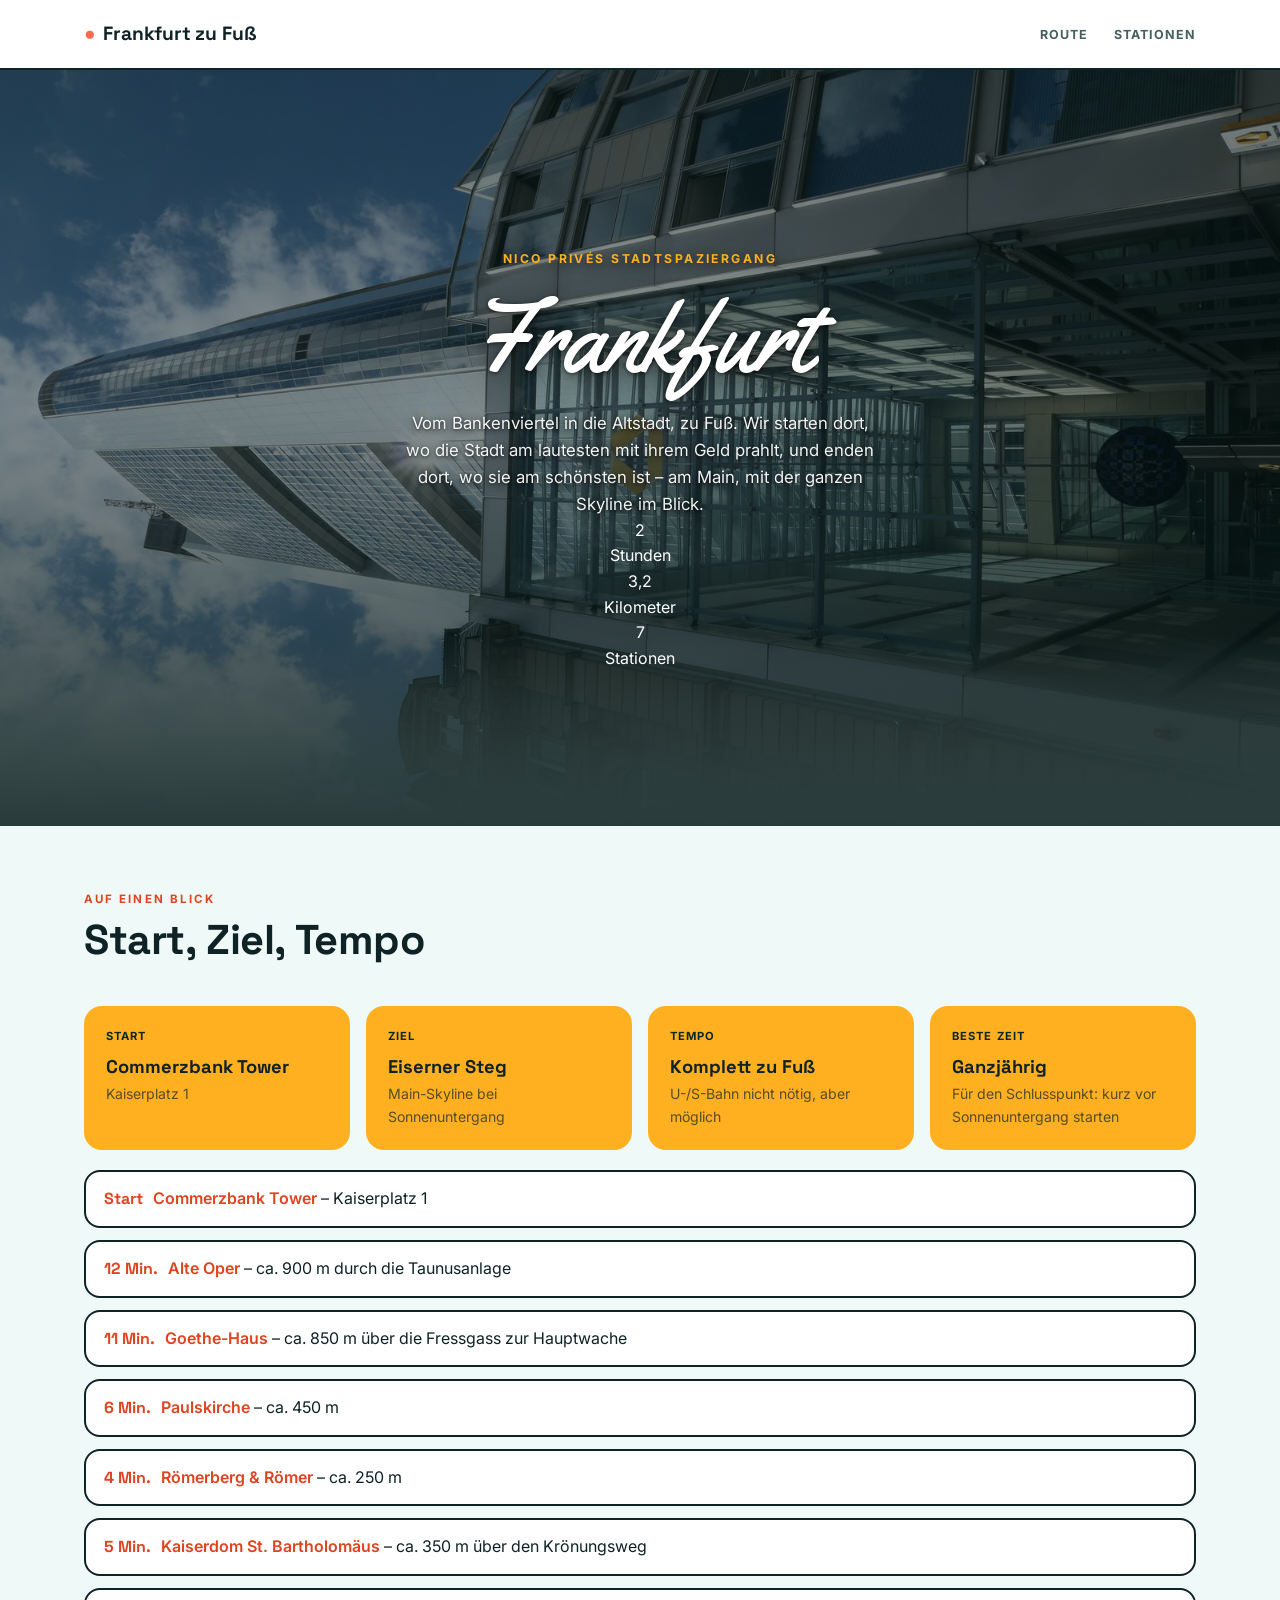
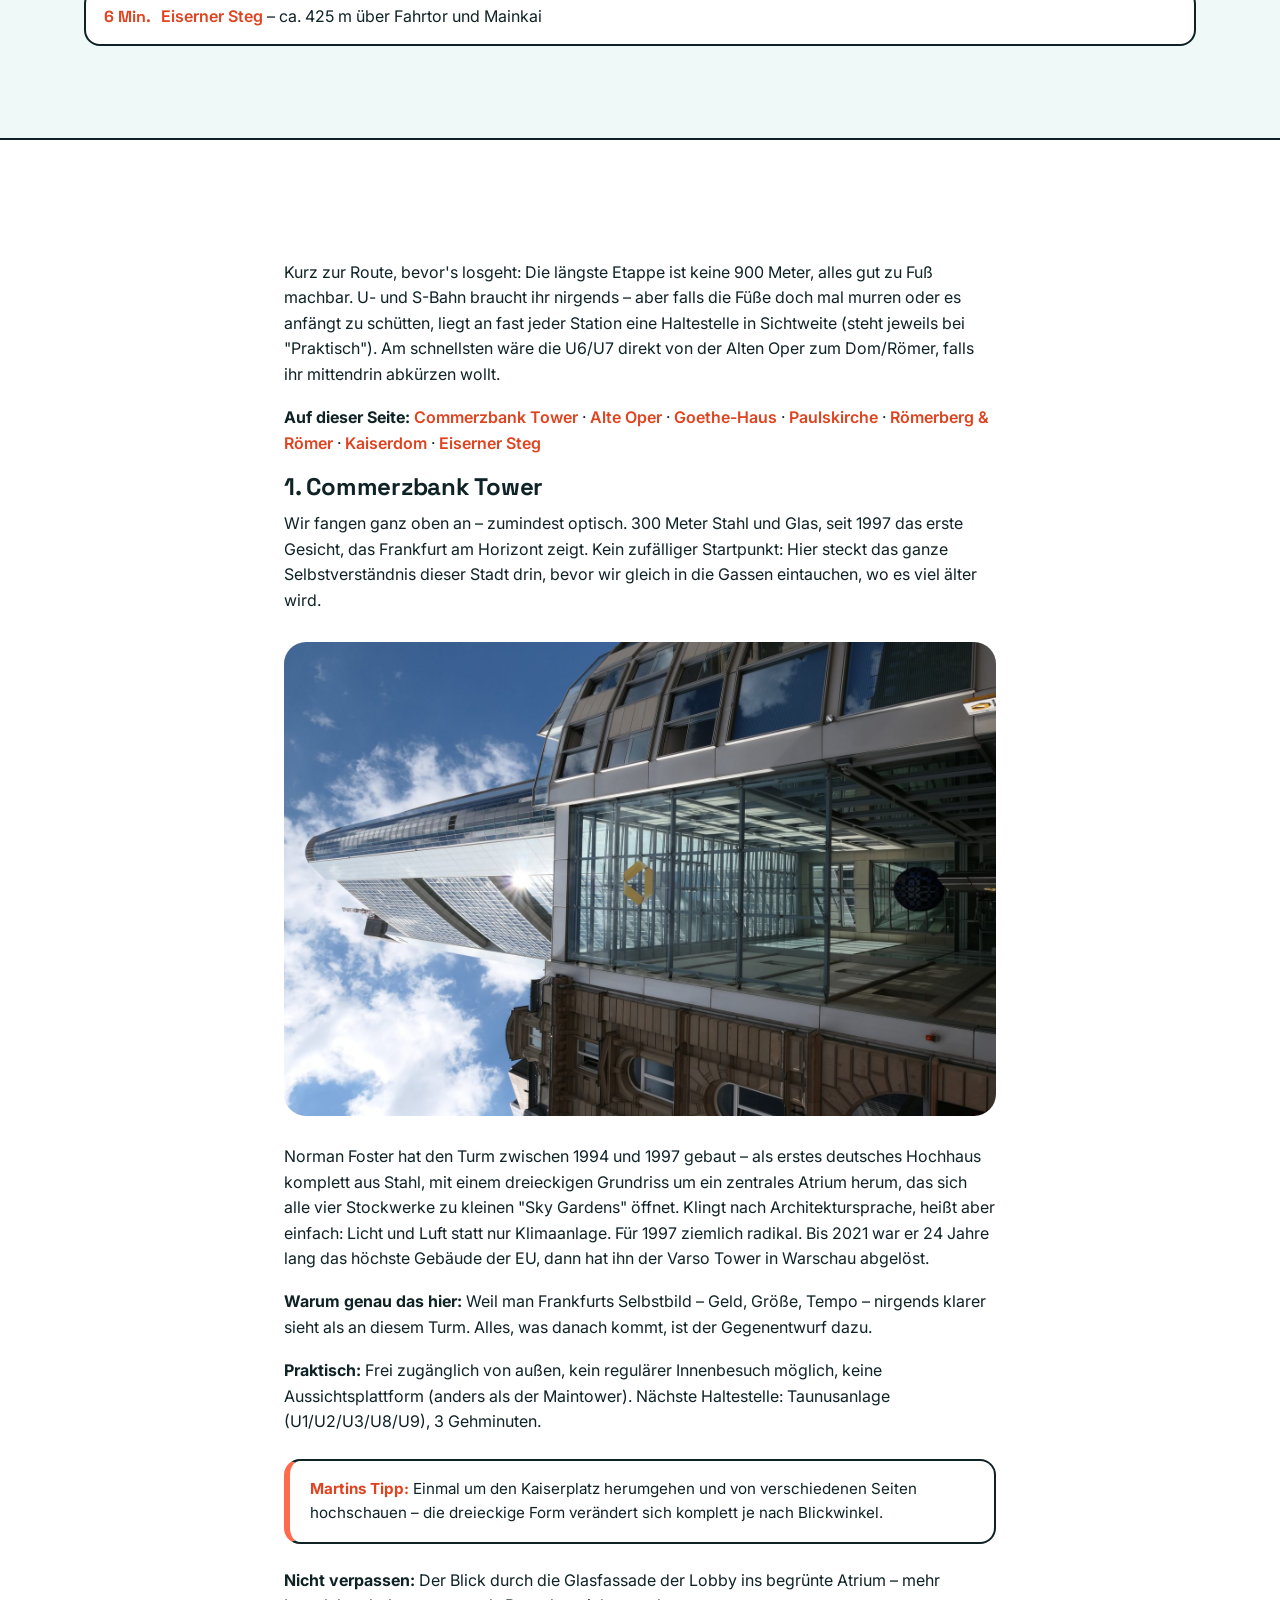
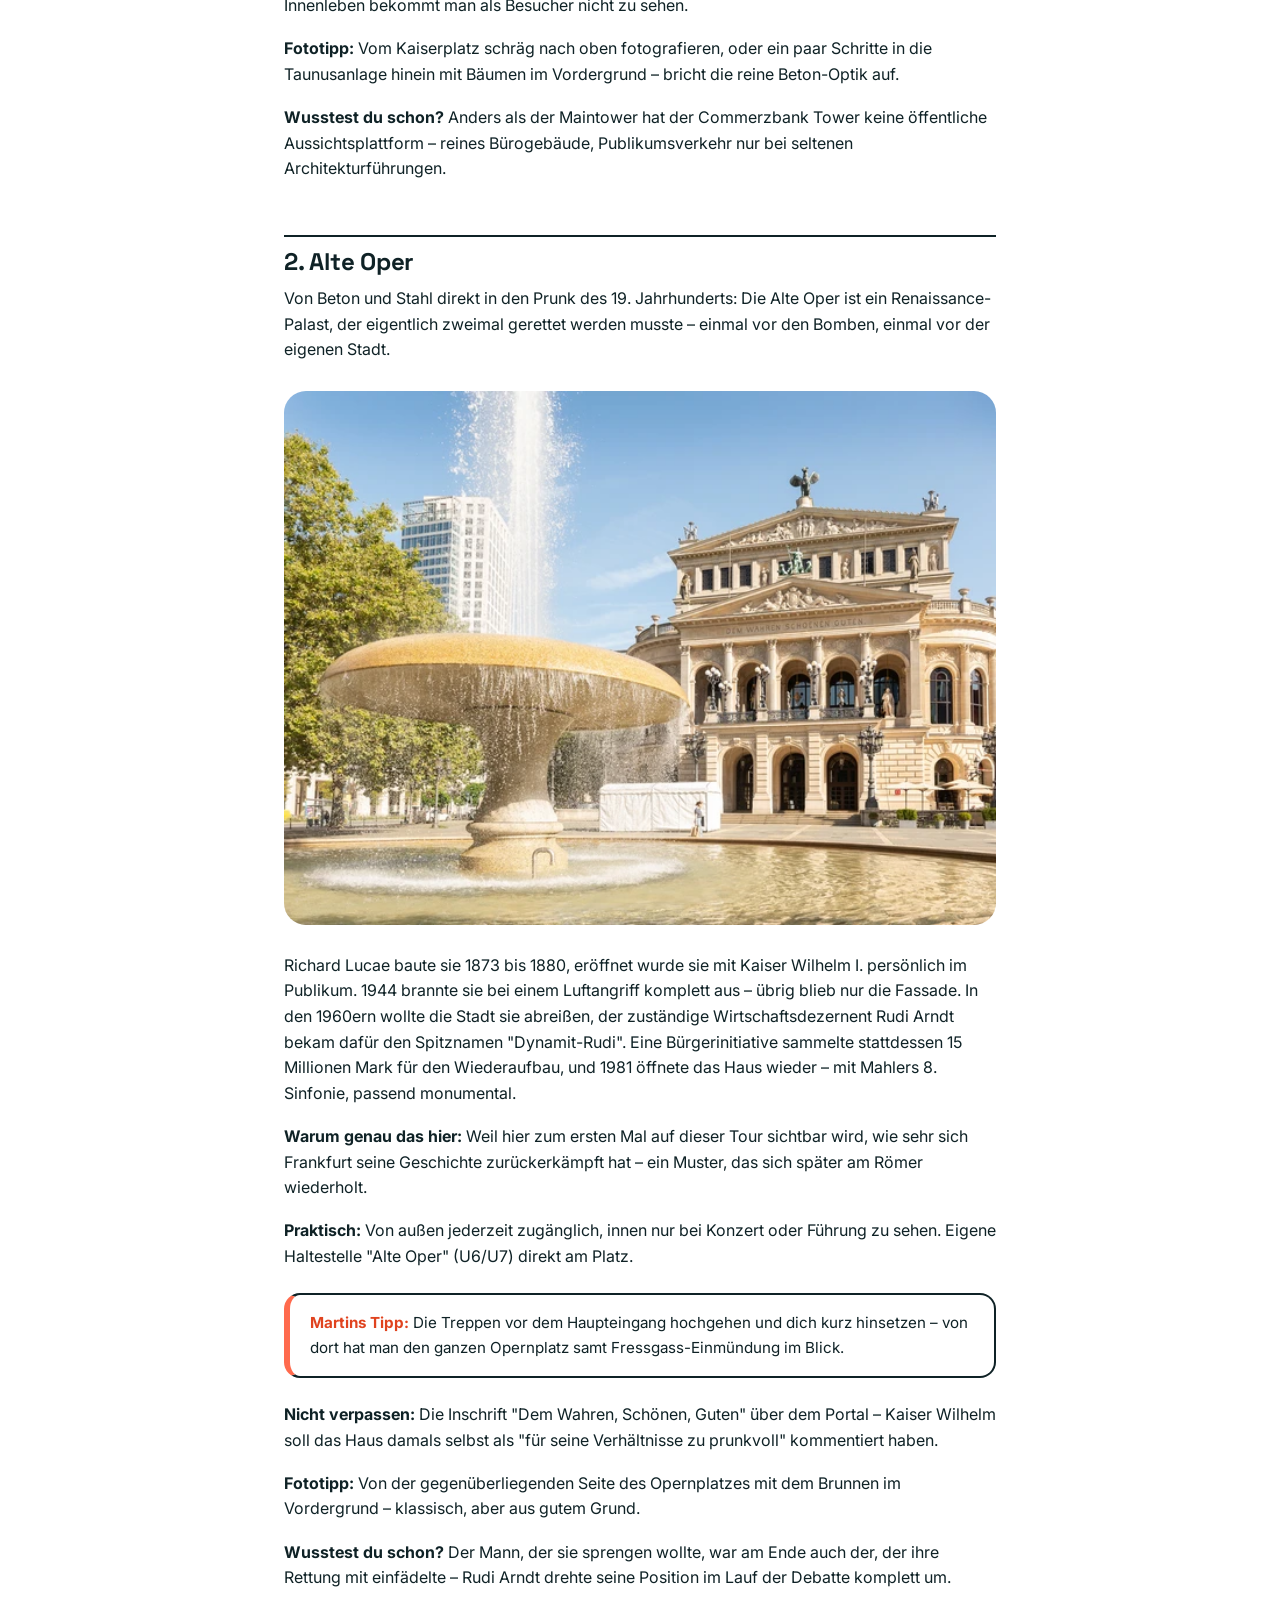
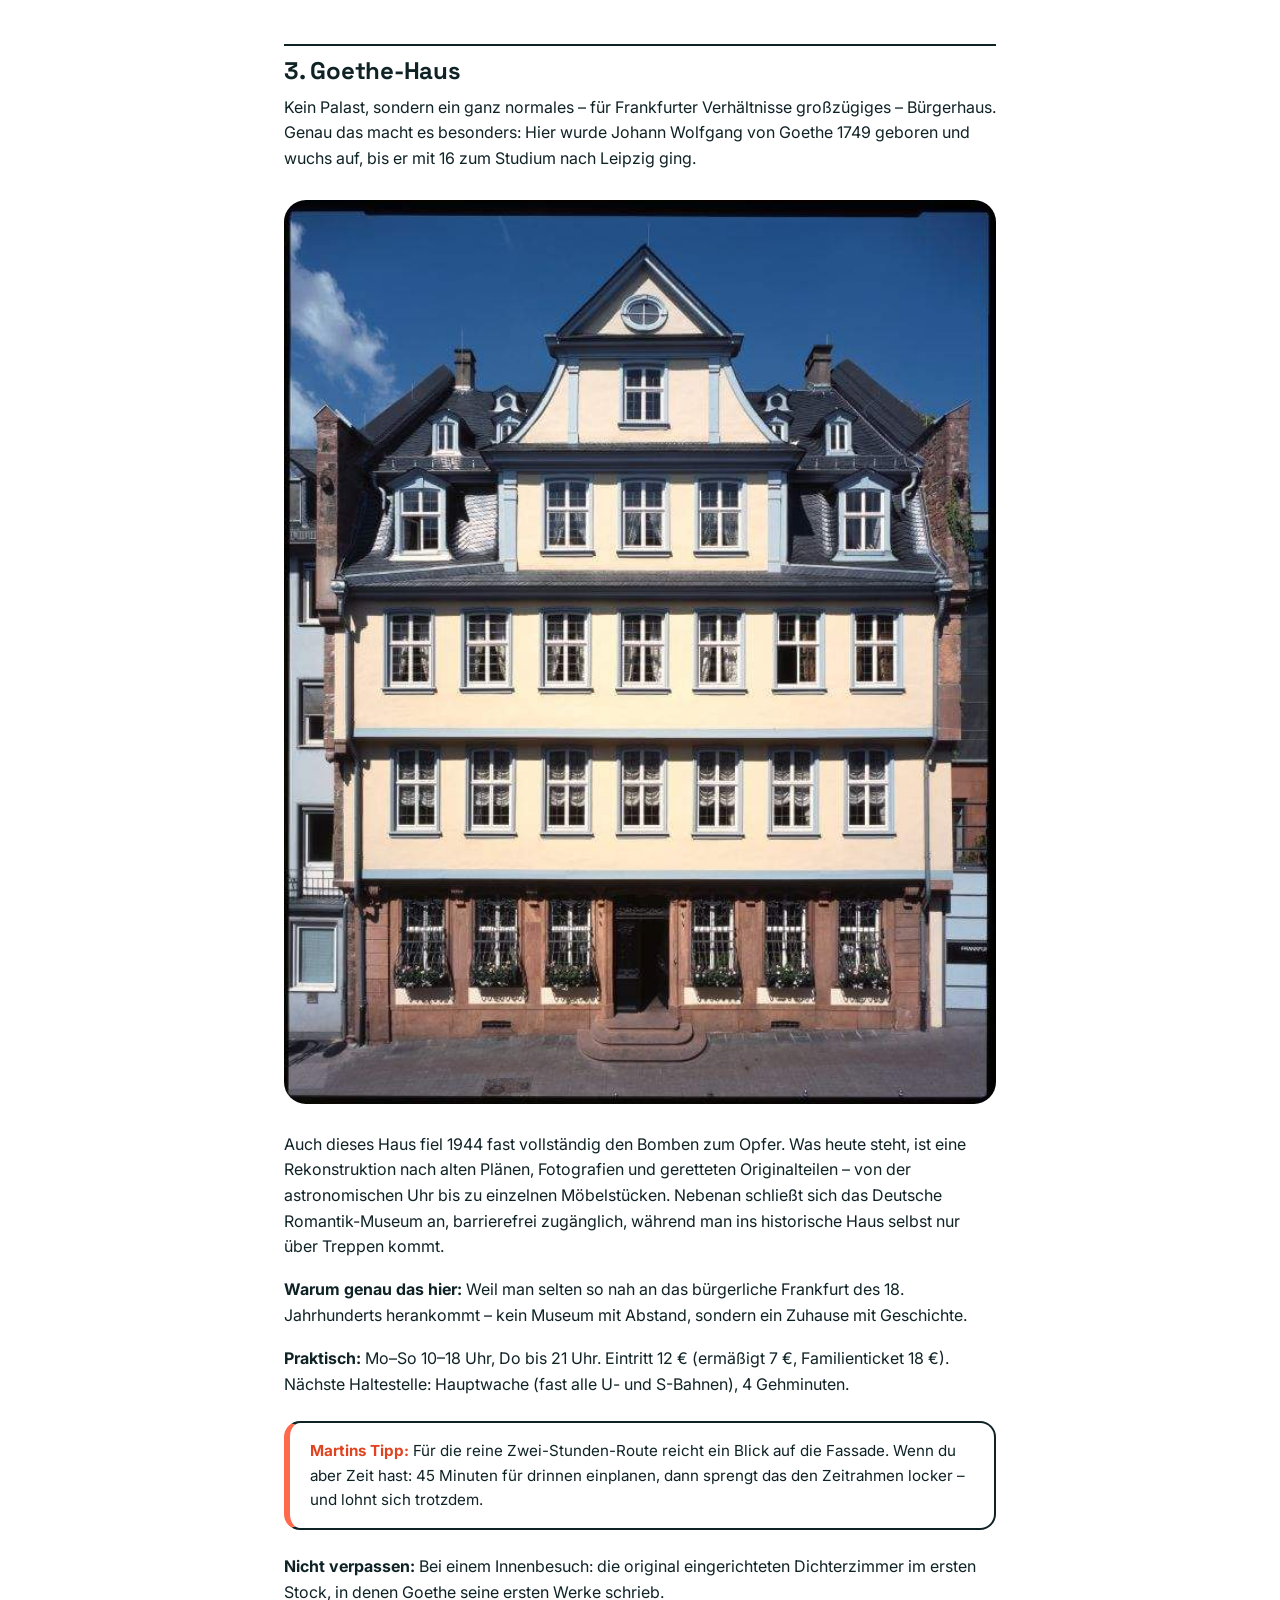
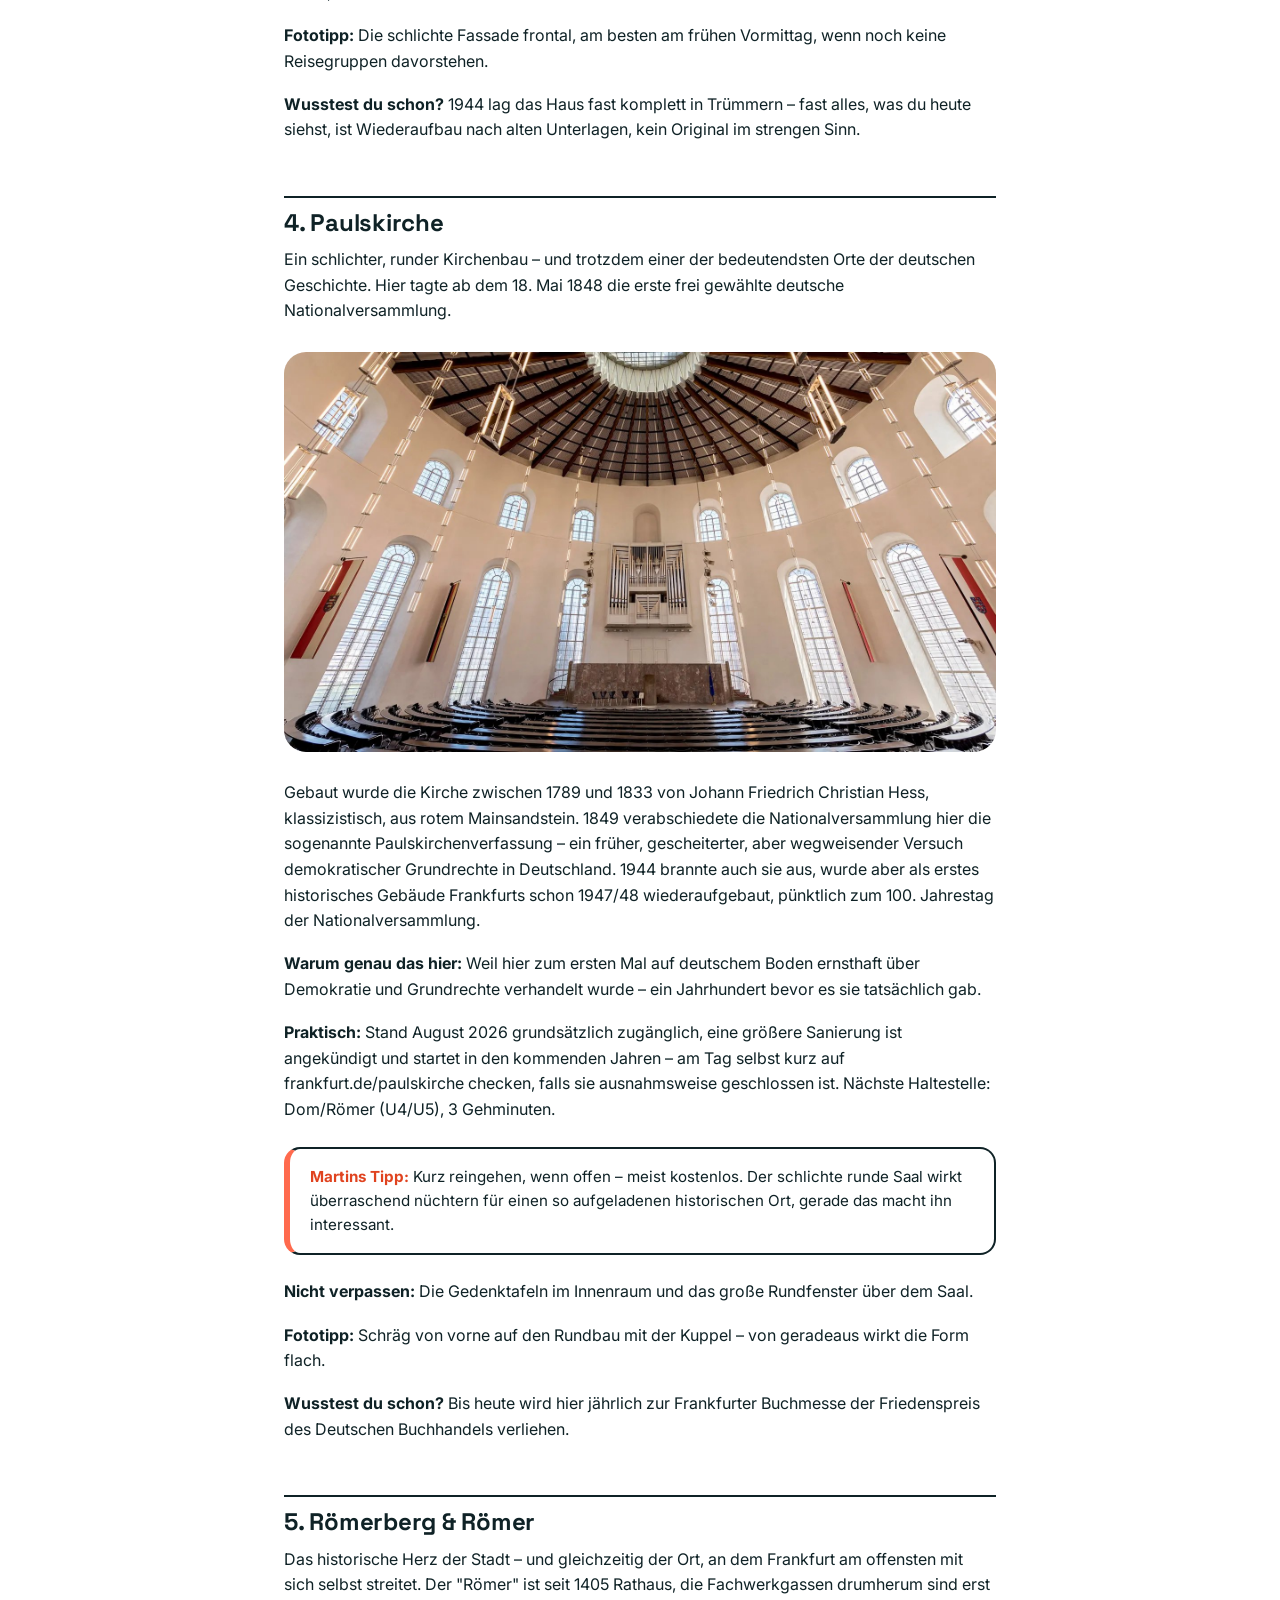
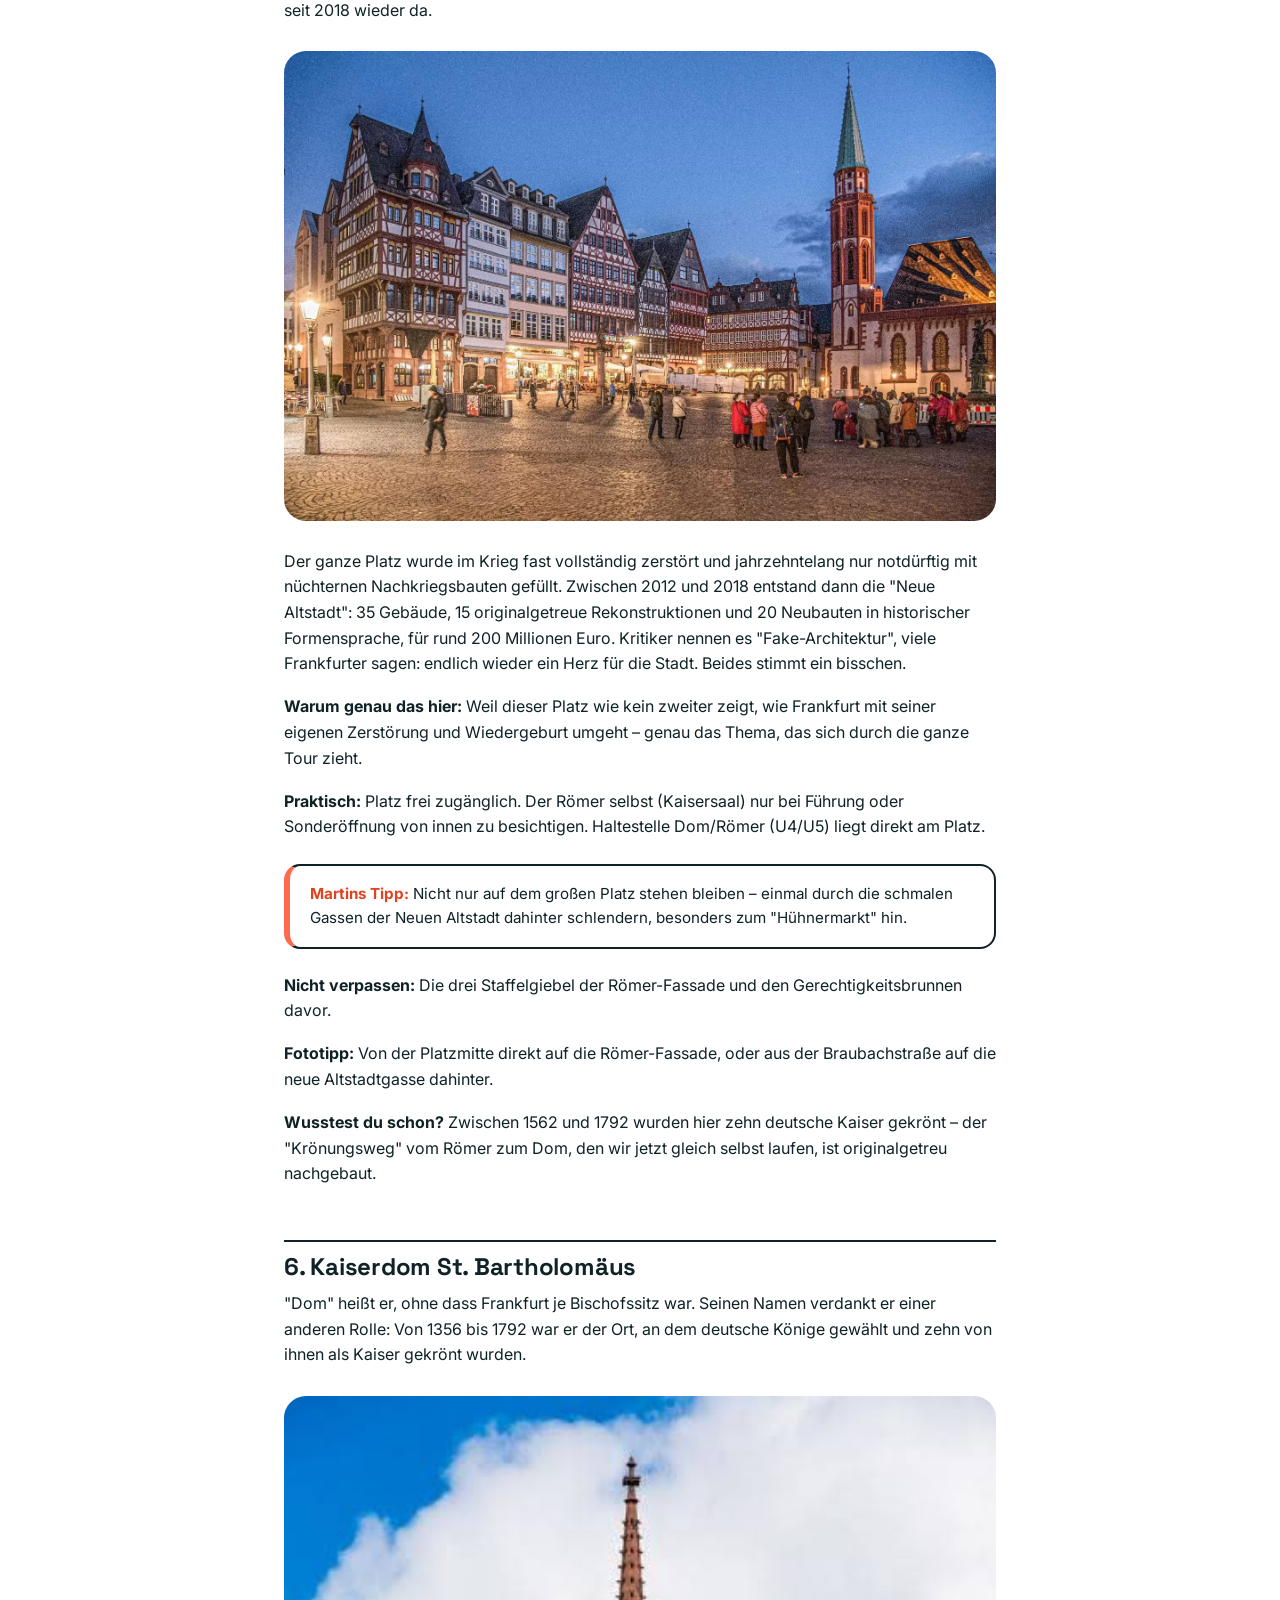
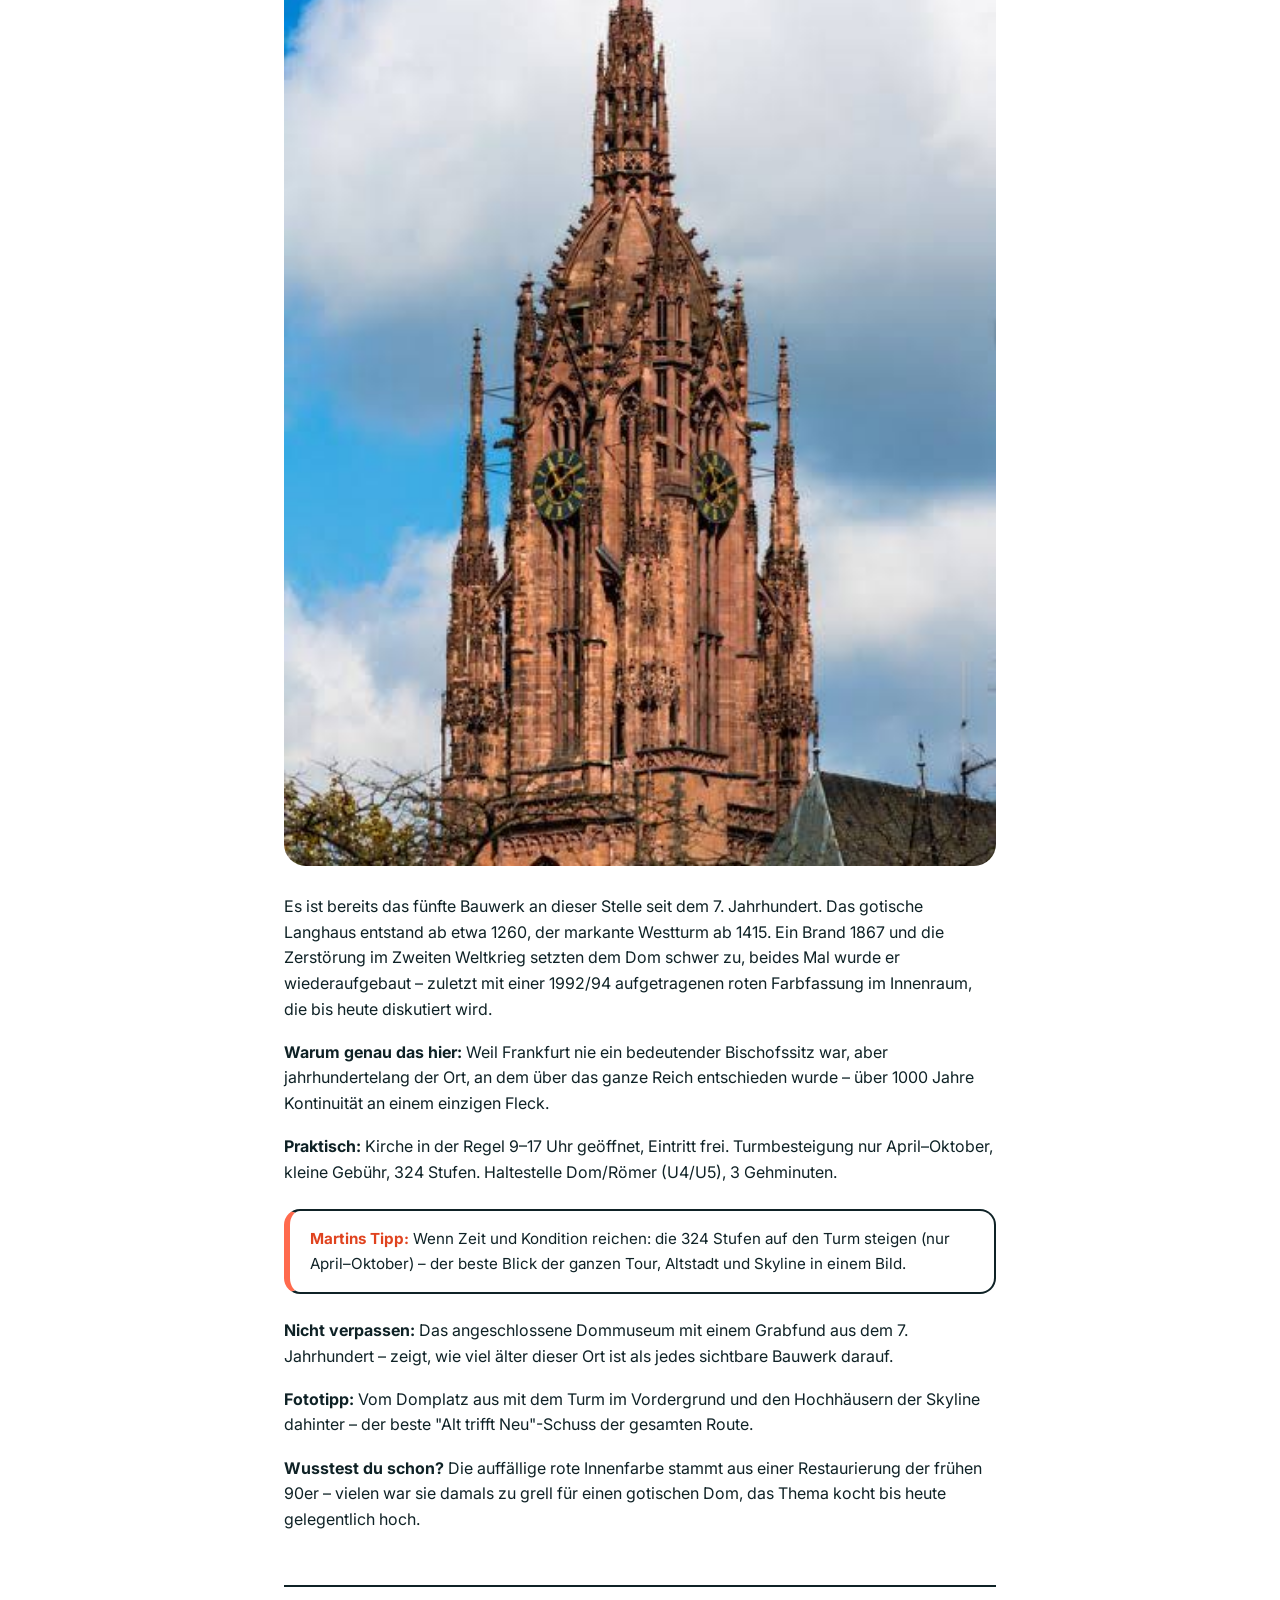
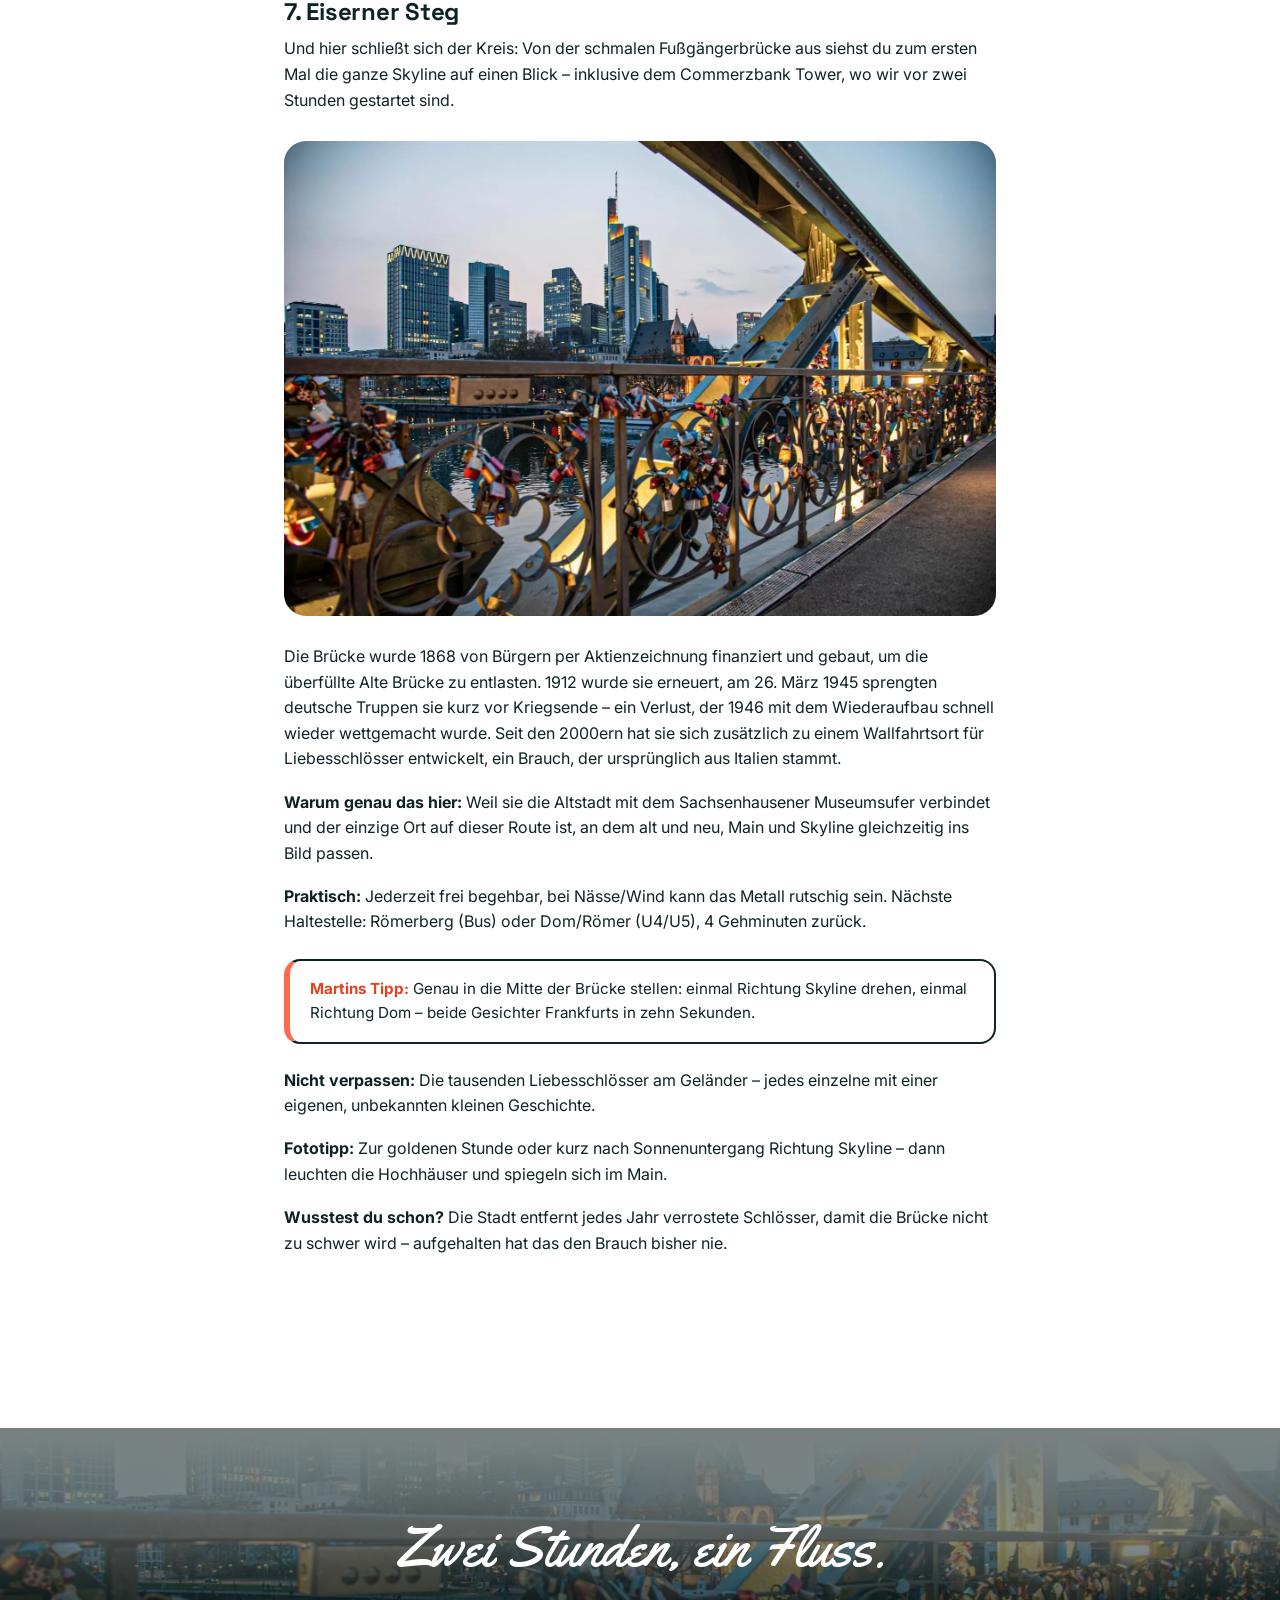
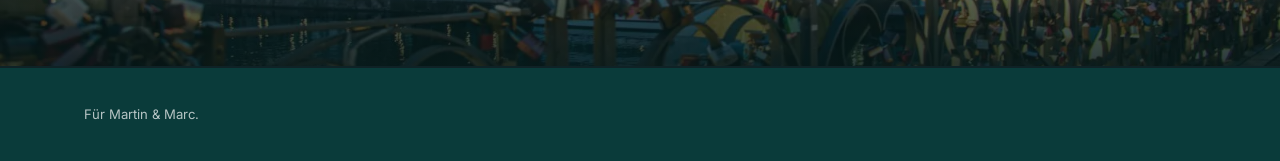
<file: index.html>
<!DOCTYPE html>
<html lang="de">
<head>
  <meta charset="UTF-8">
  <meta name="viewport" content="width=device-width, initial-scale=1.0">
  <title>Frankfurt zu Fuß – Bankenviertel &amp; Altstadt</title>
  <meta name="description" content="Nico Privés Stadtspaziergang durchs Frankfurter Bankenviertel und die Altstadt, ca. 2 Stunden zu Fuß.">
  <link rel="manifest" href="manifest.json">
  <link rel="icon" href="icons/icon-192.png">
  <link rel="apple-touch-icon" href="icons/icon-192.png">
  <meta name="theme-color" content="#0a3b3a">
  <link rel="stylesheet" href="css/style.css">
</head>
<body data-base="./">

  <header class="site-header">
    <div class="container">
      <a class="brand" href="index.html"><span class="dot">●</span> Frankfurt zu Fuß</a>
      <button class="nav-toggle" aria-label="Menü öffnen">☰</button>
      <nav class="main-nav">
        <ul>
          <li><a href="#route">Route</a></li>
          <li><a href="#stationen">Stationen</a></li>
        </ul>
      </nav>
    </div>
  </header>

  <main>
    <section class="hero">
      <div class="hero-media fade-bottom" style="--fade-to: var(--paper-alt);">
        <img src="images/01-commerzbank-tower.jpg" alt="Commerzbank Tower, Frankfurt" onerror="this.style.display='none'; this.nextElementSibling.style.display='flex';">
        <div class="hero-media-fallback">Bildplatz: Commerzbank Tower<br><small>erwartet: images/01-commerzbank-tower.jpg</small></div>
      </div>
      <div class="hero-content">
        <div class="kicker">Nico Privés Stadtspaziergang</div>
        <h1 class="script">Frankfurt</h1>
        <p class="lead">Vom Bankenviertel in die Altstadt, zu Fuß. Wir starten dort, wo die Stadt am lautesten mit ihrem Geld prahlt, und enden dort, wo sie am schönsten ist – am Main, mit der ganzen Skyline im Blick.</p>

        <div class="countdown">
          <div class="box"><div class="num">2</div><div class="label">Stunden</div></div>
          <div class="box"><div class="num">3,2</div><div class="label">Kilometer</div></div>
          <div class="box"><div class="num">7</div><div class="label">Stationen</div></div>
        </div>
      </div>
    </section>

    <section class="alt" id="route">
      <div class="container">
        <div class="section-head">
          <div class="kicker">Auf einen Blick</div>
          <h2>Start, Ziel, Tempo</h2>
        </div>
        <div class="overview-strip">
          <div class="item">
            <div class="k">Start</div>
            <div class="v">Commerzbank Tower</div>
            <div class="v-sub">Kaiserplatz 1</div>
          </div>
          <div class="item">
            <div class="k">Ziel</div>
            <div class="v">Eiserner Steg</div>
            <div class="v-sub">Main-Skyline bei Sonnenuntergang</div>
          </div>
          <div class="item">
            <div class="k">Tempo</div>
            <div class="v">Komplett zu Fuß</div>
            <div class="v-sub">U-/S-Bahn nicht nötig, aber möglich</div>
          </div>
          <div class="item">
            <div class="k">Beste Zeit</div>
            <div class="v">Ganzjährig</div>
            <div class="v-sub">Für den Schlusspunkt: kurz vor Sonnenuntergang starten</div>
          </div>
        </div>

        <div class="schedule">
          <div class="schedule-item"><span class="time">Start</span> <a href="#stop-1">Commerzbank Tower</a> – Kaiserplatz 1</div>
          <div class="schedule-item"><span class="time">12 Min.</span> <a href="#stop-2">Alte Oper</a> – ca. 900 m durch die Taunusanlage</div>
          <div class="schedule-item"><span class="time">11 Min.</span> <a href="#stop-3">Goethe-Haus</a> – ca. 850 m über die Fressgass zur Hauptwache</div>
          <div class="schedule-item"><span class="time">6 Min.</span> <a href="#stop-4">Paulskirche</a> – ca. 450 m</div>
          <div class="schedule-item"><span class="time">4 Min.</span> <a href="#stop-5">Römerberg &amp; Römer</a> – ca. 250 m</div>
          <div class="schedule-item"><span class="time">5 Min.</span> <a href="#stop-6">Kaiserdom St. Bartholomäus</a> – ca. 350 m über den Krönungsweg</div>
          <div class="schedule-item"><span class="time">6 Min.</span> <a href="#stop-7">Eiserner Steg</a> – ca. 425 m über Fahrtor und Mainkai</div>
        </div>
      </div>
    </section>

    <section>
      <div class="article" id="stationen">
        <p>Kurz zur Route, bevor's losgeht: Die längste Etappe ist keine 900 Meter, alles gut zu Fuß machbar. U- und S-Bahn braucht ihr nirgends – aber falls die Füße doch mal murren oder es anfängt zu schütten, liegt an fast jeder Station eine Haltestelle in Sichtweite (steht jeweils bei "Praktisch"). Am schnellsten wäre die U6/U7 direkt von der Alten Oper zum Dom/Römer, falls ihr mittendrin abkürzen wollt.</p>

        <p><strong>Auf dieser Seite:</strong> <a href="#stop-1">Commerzbank Tower</a> · <a href="#stop-2">Alte Oper</a> · <a href="#stop-3">Goethe-Haus</a> · <a href="#stop-4">Paulskirche</a> · <a href="#stop-5">Römerberg &amp; Römer</a> · <a href="#stop-6">Kaiserdom</a> · <a href="#stop-7">Eiserner Steg</a></p>

        <h2 id="stop-1">1. Commerzbank Tower</h2>
        <p>Wir fangen ganz oben an – zumindest optisch. 300 Meter Stahl und Glas, seit 1997 das erste Gesicht, das Frankfurt am Horizont zeigt. Kein zufälliger Startpunkt: Hier steckt das ganze Selbstverständnis dieser Stadt drin, bevor wir gleich in die Gassen eintauchen, wo es viel älter wird.</p>
        <img class="content-img" src="images/01-commerzbank-tower.jpg" alt="Commerzbank Tower, Frankfurt" onerror="this.style.display='none';">
        <p>Norman Foster hat den Turm zwischen 1994 und 1997 gebaut – als erstes deutsches Hochhaus komplett aus Stahl, mit einem dreieckigen Grundriss um ein zentrales Atrium herum, das sich alle vier Stockwerke zu kleinen "Sky Gardens" öffnet. Klingt nach Architektursprache, heißt aber einfach: Licht und Luft statt nur Klimaanlage. Für 1997 ziemlich radikal. Bis 2021 war er 24 Jahre lang das höchste Gebäude der EU, dann hat ihn der Varso Tower in Warschau abgelöst.</p>
        <p><strong>Warum genau das hier:</strong> Weil man Frankfurts Selbstbild – Geld, Größe, Tempo – nirgends klarer sieht als an diesem Turm. Alles, was danach kommt, ist der Gegenentwurf dazu.</p>
        <p><strong>Praktisch:</strong> Frei zugänglich von außen, kein regulärer Innenbesuch möglich, keine Aussichtsplattform (anders als der Maintower). Nächste Haltestelle: Taunusanlage (U1/U2/U3/U8/U9), 3 Gehminuten.</p>
        <div class="tip-box"><strong>Martins Tipp:</strong> Einmal um den Kaiserplatz herumgehen und von verschiedenen Seiten hochschauen – die dreieckige Form verändert sich komplett je nach Blickwinkel.</div>
        <p><strong>Nicht verpassen:</strong> Der Blick durch die Glasfassade der Lobby ins begrünte Atrium – mehr Innenleben bekommt man als Besucher nicht zu sehen.</p>
        <p><strong>Fototipp:</strong> Vom Kaiserplatz schräg nach oben fotografieren, oder ein paar Schritte in die Taunusanlage hinein mit Bäumen im Vordergrund – bricht die reine Beton-Optik auf.</p>
        <p><strong>Wusstest du schon?</strong> Anders als der Maintower hat der Commerzbank Tower keine öffentliche Aussichtsplattform – reines Bürogebäude, Publikumsverkehr nur bei seltenen Architekturführungen.</p>

        <h2 id="stop-2">2. Alte Oper</h2>
        <p>Von Beton und Stahl direkt in den Prunk des 19. Jahrhunderts: Die Alte Oper ist ein Renaissance-Palast, der eigentlich zweimal gerettet werden musste – einmal vor den Bomben, einmal vor der eigenen Stadt.</p>
        <img class="content-img" src="images/02-alte-oper.jpg" alt="Alte Oper, Frankfurt" onerror="this.style.display='none';">
        <p>Richard Lucae baute sie 1873 bis 1880, eröffnet wurde sie mit Kaiser Wilhelm I. persönlich im Publikum. 1944 brannte sie bei einem Luftangriff komplett aus – übrig blieb nur die Fassade. In den 1960ern wollte die Stadt sie abreißen, der zuständige Wirtschaftsdezernent Rudi Arndt bekam dafür den Spitznamen "Dynamit-Rudi". Eine Bürgerinitiative sammelte stattdessen 15 Millionen Mark für den Wiederaufbau, und 1981 öffnete das Haus wieder – mit Mahlers 8. Sinfonie, passend monumental.</p>
        <p><strong>Warum genau das hier:</strong> Weil hier zum ersten Mal auf dieser Tour sichtbar wird, wie sehr sich Frankfurt seine Geschichte zurückerkämpft hat – ein Muster, das sich später am Römer wiederholt.</p>
        <p><strong>Praktisch:</strong> Von außen jederzeit zugänglich, innen nur bei Konzert oder Führung zu sehen. Eigene Haltestelle "Alte Oper" (U6/U7) direkt am Platz.</p>
        <div class="tip-box"><strong>Martins Tipp:</strong> Die Treppen vor dem Haupteingang hochgehen und dich kurz hinsetzen – von dort hat man den ganzen Opernplatz samt Fressgass-Einmündung im Blick.</div>
        <p><strong>Nicht verpassen:</strong> Die Inschrift "Dem Wahren, Schönen, Guten" über dem Portal – Kaiser Wilhelm soll das Haus damals selbst als "für seine Verhältnisse zu prunkvoll" kommentiert haben.</p>
        <p><strong>Fototipp:</strong> Von der gegenüberliegenden Seite des Opernplatzes mit dem Brunnen im Vordergrund – klassisch, aber aus gutem Grund.</p>
        <p><strong>Wusstest du schon?</strong> Der Mann, der sie sprengen wollte, war am Ende auch der, der ihre Rettung mit einfädelte – Rudi Arndt drehte seine Position im Lauf der Debatte komplett um.</p>

        <h2 id="stop-3">3. Goethe-Haus</h2>
        <p>Kein Palast, sondern ein ganz normales – für Frankfurter Verhältnisse großzügiges – Bürgerhaus. Genau das macht es besonders: Hier wurde Johann Wolfgang von Goethe 1749 geboren und wuchs auf, bis er mit 16 zum Studium nach Leipzig ging.</p>
        <img class="content-img" src="images/03-goethe-haus.jpg" alt="Goethe-Haus, Frankfurt" onerror="this.style.display='none';">
        <p>Auch dieses Haus fiel 1944 fast vollständig den Bomben zum Opfer. Was heute steht, ist eine Rekonstruktion nach alten Plänen, Fotografien und geretteten Originalteilen – von der astronomischen Uhr bis zu einzelnen Möbelstücken. Nebenan schließt sich das Deutsche Romantik-Museum an, barrierefrei zugänglich, während man ins historische Haus selbst nur über Treppen kommt.</p>
        <p><strong>Warum genau das hier:</strong> Weil man selten so nah an das bürgerliche Frankfurt des 18. Jahrhunderts herankommt – kein Museum mit Abstand, sondern ein Zuhause mit Geschichte.</p>
        <p><strong>Praktisch:</strong> Mo–So 10–18 Uhr, Do bis 21 Uhr. Eintritt 12 € (ermäßigt 7 €, Familienticket 18 €). Nächste Haltestelle: Hauptwache (fast alle U- und S-Bahnen), 4 Gehminuten.</p>
        <div class="tip-box"><strong>Martins Tipp:</strong> Für die reine Zwei-Stunden-Route reicht ein Blick auf die Fassade. Wenn du aber Zeit hast: 45 Minuten für drinnen einplanen, dann sprengt das den Zeitrahmen locker – und lohnt sich trotzdem.</div>
        <p><strong>Nicht verpassen:</strong> Bei einem Innenbesuch: die original eingerichteten Dichterzimmer im ersten Stock, in denen Goethe seine ersten Werke schrieb.</p>
        <p><strong>Fototipp:</strong> Die schlichte Fassade frontal, am besten am frühen Vormittag, wenn noch keine Reisegruppen davorstehen.</p>
        <p><strong>Wusstest du schon?</strong> 1944 lag das Haus fast komplett in Trümmern – fast alles, was du heute siehst, ist Wiederaufbau nach alten Unterlagen, kein Original im strengen Sinn.</p>

        <h2 id="stop-4">4. Paulskirche</h2>
        <p>Ein schlichter, runder Kirchenbau – und trotzdem einer der bedeutendsten Orte der deutschen Geschichte. Hier tagte ab dem 18. Mai 1848 die erste frei gewählte deutsche Nationalversammlung.</p>
        <img class="content-img" src="images/04-paulskirche.jpg" alt="Paulskirche, Frankfurt" onerror="this.style.display='none';">
        <p>Gebaut wurde die Kirche zwischen 1789 und 1833 von Johann Friedrich Christian Hess, klassizistisch, aus rotem Mainsandstein. 1849 verabschiedete die Nationalversammlung hier die sogenannte Paulskirchenverfassung – ein früher, gescheiterter, aber wegweisender Versuch demokratischer Grundrechte in Deutschland. 1944 brannte auch sie aus, wurde aber als erstes historisches Gebäude Frankfurts schon 1947/48 wiederaufgebaut, pünktlich zum 100. Jahrestag der Nationalversammlung.</p>
        <p><strong>Warum genau das hier:</strong> Weil hier zum ersten Mal auf deutschem Boden ernsthaft über Demokratie und Grundrechte verhandelt wurde – ein Jahrhundert bevor es sie tatsächlich gab.</p>
        <p><strong>Praktisch:</strong> Stand August 2026 grundsätzlich zugänglich, eine größere Sanierung ist angekündigt und startet in den kommenden Jahren – am Tag selbst kurz auf frankfurt.de/paulskirche checken, falls sie ausnahmsweise geschlossen ist. Nächste Haltestelle: Dom/Römer (U4/U5), 3 Gehminuten.</p>
        <div class="tip-box"><strong>Martins Tipp:</strong> Kurz reingehen, wenn offen – meist kostenlos. Der schlichte runde Saal wirkt überraschend nüchtern für einen so aufgeladenen historischen Ort, gerade das macht ihn interessant.</div>
        <p><strong>Nicht verpassen:</strong> Die Gedenktafeln im Innenraum und das große Rundfenster über dem Saal.</p>
        <p><strong>Fototipp:</strong> Schräg von vorne auf den Rundbau mit der Kuppel – von geradeaus wirkt die Form flach.</p>
        <p><strong>Wusstest du schon?</strong> Bis heute wird hier jährlich zur Frankfurter Buchmesse der Friedenspreis des Deutschen Buchhandels verliehen.</p>

        <h2 id="stop-5">5. Römerberg &amp; Römer</h2>
        <p>Das historische Herz der Stadt – und gleichzeitig der Ort, an dem Frankfurt am offensten mit sich selbst streitet. Der "Römer" ist seit 1405 Rathaus, die Fachwerkgassen drumherum sind erst seit 2018 wieder da.</p>
        <img class="content-img" src="images/05-roemerberg.jpg" alt="Römerberg und Römer, Frankfurt" onerror="this.style.display='none';">
        <p>Der ganze Platz wurde im Krieg fast vollständig zerstört und jahrzehntelang nur notdürftig mit nüchternen Nachkriegsbauten gefüllt. Zwischen 2012 und 2018 entstand dann die "Neue Altstadt": 35 Gebäude, 15 originalgetreue Rekonstruktionen und 20 Neubauten in historischer Formensprache, für rund 200 Millionen Euro. Kritiker nennen es "Fake-Architektur", viele Frankfurter sagen: endlich wieder ein Herz für die Stadt. Beides stimmt ein bisschen.</p>
        <p><strong>Warum genau das hier:</strong> Weil dieser Platz wie kein zweiter zeigt, wie Frankfurt mit seiner eigenen Zerstörung und Wiedergeburt umgeht – genau das Thema, das sich durch die ganze Tour zieht.</p>
        <p><strong>Praktisch:</strong> Platz frei zugänglich. Der Römer selbst (Kaisersaal) nur bei Führung oder Sonderöffnung von innen zu besichtigen. Haltestelle Dom/Römer (U4/U5) liegt direkt am Platz.</p>
        <div class="tip-box"><strong>Martins Tipp:</strong> Nicht nur auf dem großen Platz stehen bleiben – einmal durch die schmalen Gassen der Neuen Altstadt dahinter schlendern, besonders zum "Hühnermarkt" hin.</div>
        <p><strong>Nicht verpassen:</strong> Die drei Staffelgiebel der Römer-Fassade und den Gerechtigkeitsbrunnen davor.</p>
        <p><strong>Fototipp:</strong> Von der Platzmitte direkt auf die Römer-Fassade, oder aus der Braubachstraße auf die neue Altstadtgasse dahinter.</p>
        <p><strong>Wusstest du schon?</strong> Zwischen 1562 und 1792 wurden hier zehn deutsche Kaiser gekrönt – der "Krönungsweg" vom Römer zum Dom, den wir jetzt gleich selbst laufen, ist originalgetreu nachgebaut.</p>

        <h2 id="stop-6">6. Kaiserdom St. Bartholomäus</h2>
        <p>"Dom" heißt er, ohne dass Frankfurt je Bischofssitz war. Seinen Namen verdankt er einer anderen Rolle: Von 1356 bis 1792 war er der Ort, an dem deutsche Könige gewählt und zehn von ihnen als Kaiser gekrönt wurden.</p>
        <img class="content-img" src="images/06-kaiserdom.jpg" alt="Kaiserdom St. Bartholomäus, Frankfurt" onerror="this.style.display='none';">
        <p>Es ist bereits das fünfte Bauwerk an dieser Stelle seit dem 7. Jahrhundert. Das gotische Langhaus entstand ab etwa 1260, der markante Westturm ab 1415. Ein Brand 1867 und die Zerstörung im Zweiten Weltkrieg setzten dem Dom schwer zu, beides Mal wurde er wiederaufgebaut – zuletzt mit einer 1992/94 aufgetragenen roten Farbfassung im Innenraum, die bis heute diskutiert wird.</p>
        <p><strong>Warum genau das hier:</strong> Weil Frankfurt nie ein bedeutender Bischofssitz war, aber jahrhundertelang der Ort, an dem über das ganze Reich entschieden wurde – über 1000 Jahre Kontinuität an einem einzigen Fleck.</p>
        <p><strong>Praktisch:</strong> Kirche in der Regel 9–17 Uhr geöffnet, Eintritt frei. Turmbesteigung nur April–Oktober, kleine Gebühr, 324 Stufen. Haltestelle Dom/Römer (U4/U5), 3 Gehminuten.</p>
        <div class="tip-box"><strong>Martins Tipp:</strong> Wenn Zeit und Kondition reichen: die 324 Stufen auf den Turm steigen (nur April–Oktober) – der beste Blick der ganzen Tour, Altstadt und Skyline in einem Bild.</div>
        <p><strong>Nicht verpassen:</strong> Das angeschlossene Dommuseum mit einem Grabfund aus dem 7. Jahrhundert – zeigt, wie viel älter dieser Ort ist als jedes sichtbare Bauwerk darauf.</p>
        <p><strong>Fototipp:</strong> Vom Domplatz aus mit dem Turm im Vordergrund und den Hochhäusern der Skyline dahinter – der beste "Alt trifft Neu"-Schuss der gesamten Route.</p>
        <p><strong>Wusstest du schon?</strong> Die auffällige rote Innenfarbe stammt aus einer Restaurierung der frühen 90er – vielen war sie damals zu grell für einen gotischen Dom, das Thema kocht bis heute gelegentlich hoch.</p>

        <h2 id="stop-7">7. Eiserner Steg</h2>
        <p>Und hier schließt sich der Kreis: Von der schmalen Fußgängerbrücke aus siehst du zum ersten Mal die ganze Skyline auf einen Blick – inklusive dem Commerzbank Tower, wo wir vor zwei Stunden gestartet sind.</p>
        <img class="content-img" src="images/07-eiserner-steg.jpg" alt="Eiserner Steg mit Skyline, Frankfurt" onerror="this.style.display='none';">
        <p>Die Brücke wurde 1868 von Bürgern per Aktienzeichnung finanziert und gebaut, um die überfüllte Alte Brücke zu entlasten. 1912 wurde sie erneuert, am 26. März 1945 sprengten deutsche Truppen sie kurz vor Kriegsende – ein Verlust, der 1946 mit dem Wiederaufbau schnell wieder wettgemacht wurde. Seit den 2000ern hat sie sich zusätzlich zu einem Wallfahrtsort für Liebesschlösser entwickelt, ein Brauch, der ursprünglich aus Italien stammt.</p>
        <p><strong>Warum genau das hier:</strong> Weil sie die Altstadt mit dem Sachsenhausener Museumsufer verbindet und der einzige Ort auf dieser Route ist, an dem alt und neu, Main und Skyline gleichzeitig ins Bild passen.</p>
        <p><strong>Praktisch:</strong> Jederzeit frei begehbar, bei Nässe/Wind kann das Metall rutschig sein. Nächste Haltestelle: Römerberg (Bus) oder Dom/Römer (U4/U5), 4 Gehminuten zurück.</p>
        <div class="tip-box"><strong>Martins Tipp:</strong> Genau in die Mitte der Brücke stellen: einmal Richtung Skyline drehen, einmal Richtung Dom – beide Gesichter Frankfurts in zehn Sekunden.</div>
        <p><strong>Nicht verpassen:</strong> Die tausenden Liebesschlösser am Geländer – jedes einzelne mit einer eigenen, unbekannten kleinen Geschichte.</p>
        <p><strong>Fototipp:</strong> Zur goldenen Stunde oder kurz nach Sonnenuntergang Richtung Skyline – dann leuchten die Hochhäuser und spiegeln sich im Main.</p>
        <p><strong>Wusstest du schon?</strong> Die Stadt entfernt jedes Jahr verrostete Schlösser, damit die Brücke nicht zu schwer wird – aufgehalten hat das den Brauch bisher nie.</p>
      </div>
    </section>

    <section class="cta-band">
      <div class="hero-media fade-top" style="--fade-to: var(--paper);">
        <img src="images/07-eiserner-steg.jpg" alt="Skyline vom Eisernen Steg, Frankfurt" onerror="this.style.display='none'; this.nextElementSibling.style.display='flex';">
        <div class="hero-media-fallback">Bildplatz: Skyline vom Eisernen Steg<br><small>erwartet: images/07-eiserner-steg.jpg</small></div>
      </div>
      <div class="cta-band-content">
        <span class="script">Zwei Stunden, ein Fluss.</span>
      </div>
    </section>
  </main>

  <footer class="site-footer">
    <div class="container">Für Martin &amp; Marc.</div>
  </footer>

  <script src="js/app.js"></script>
</body>
</html>
</file>
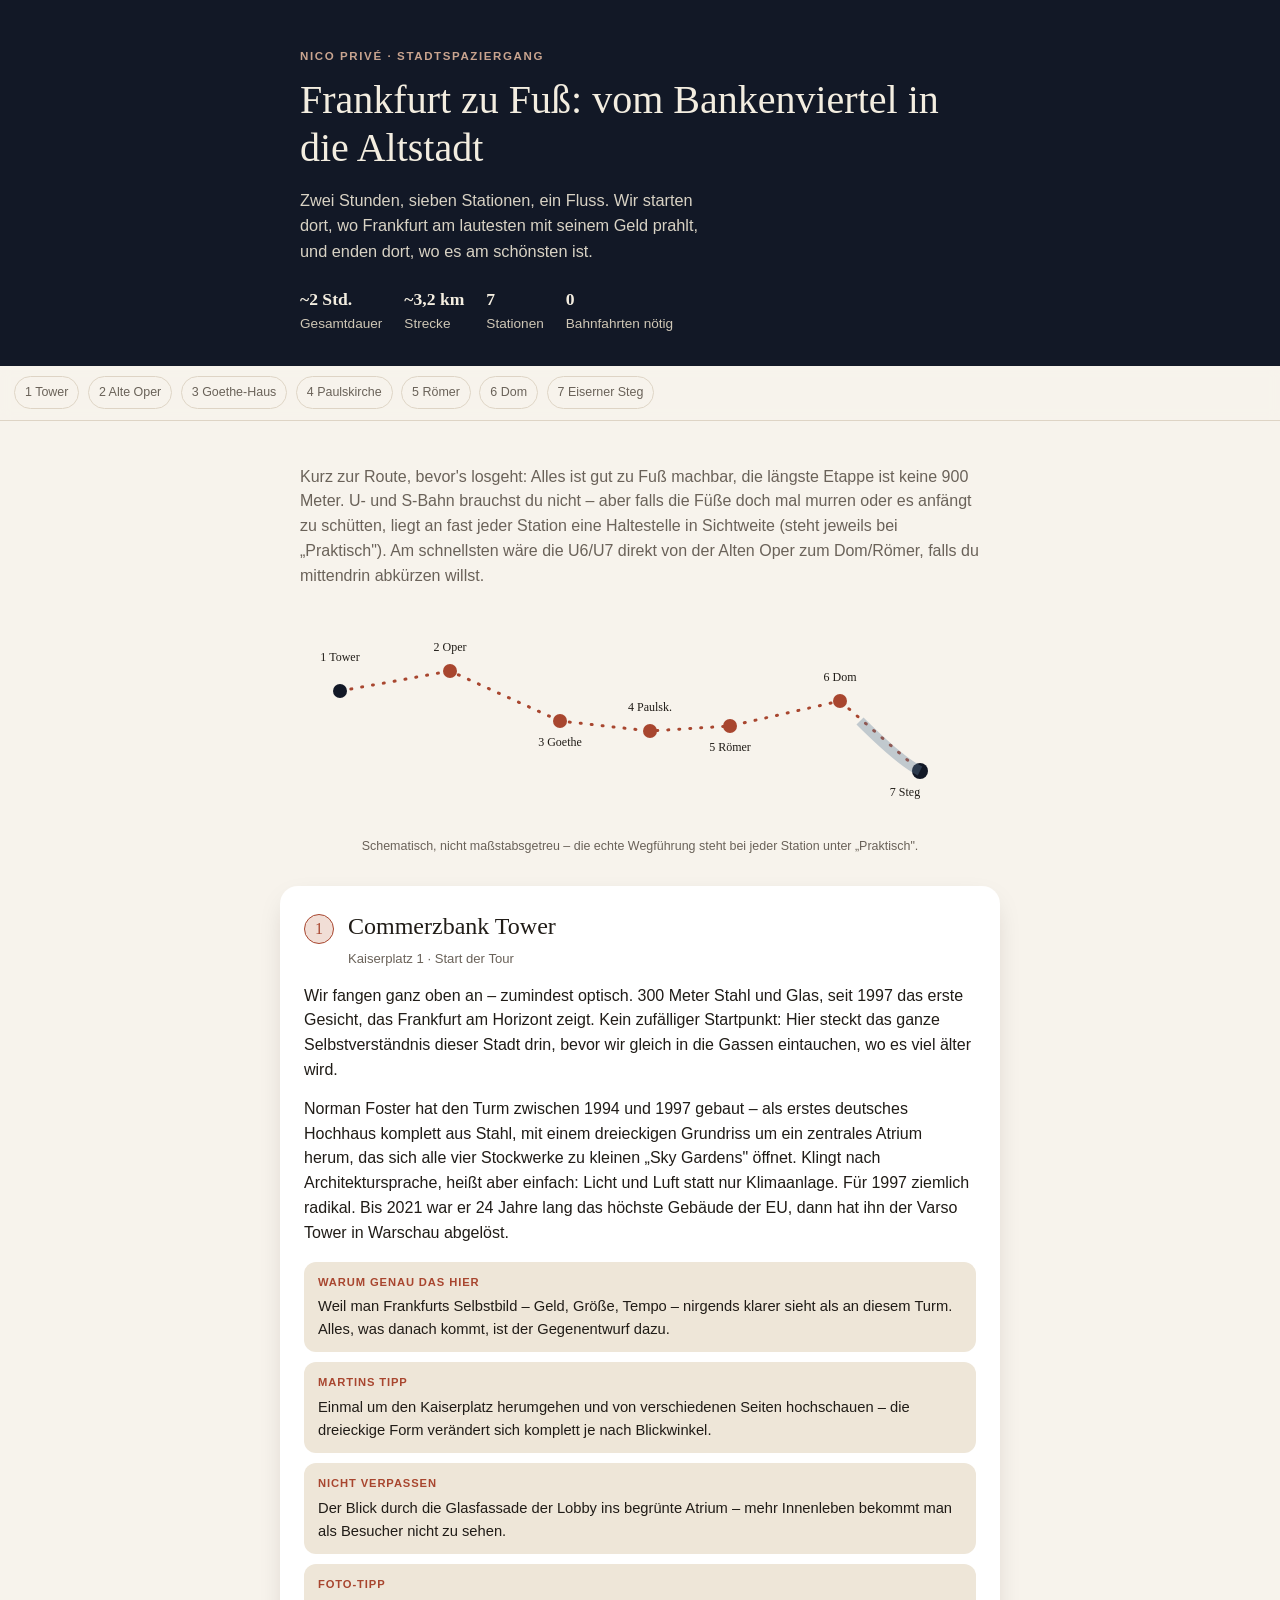
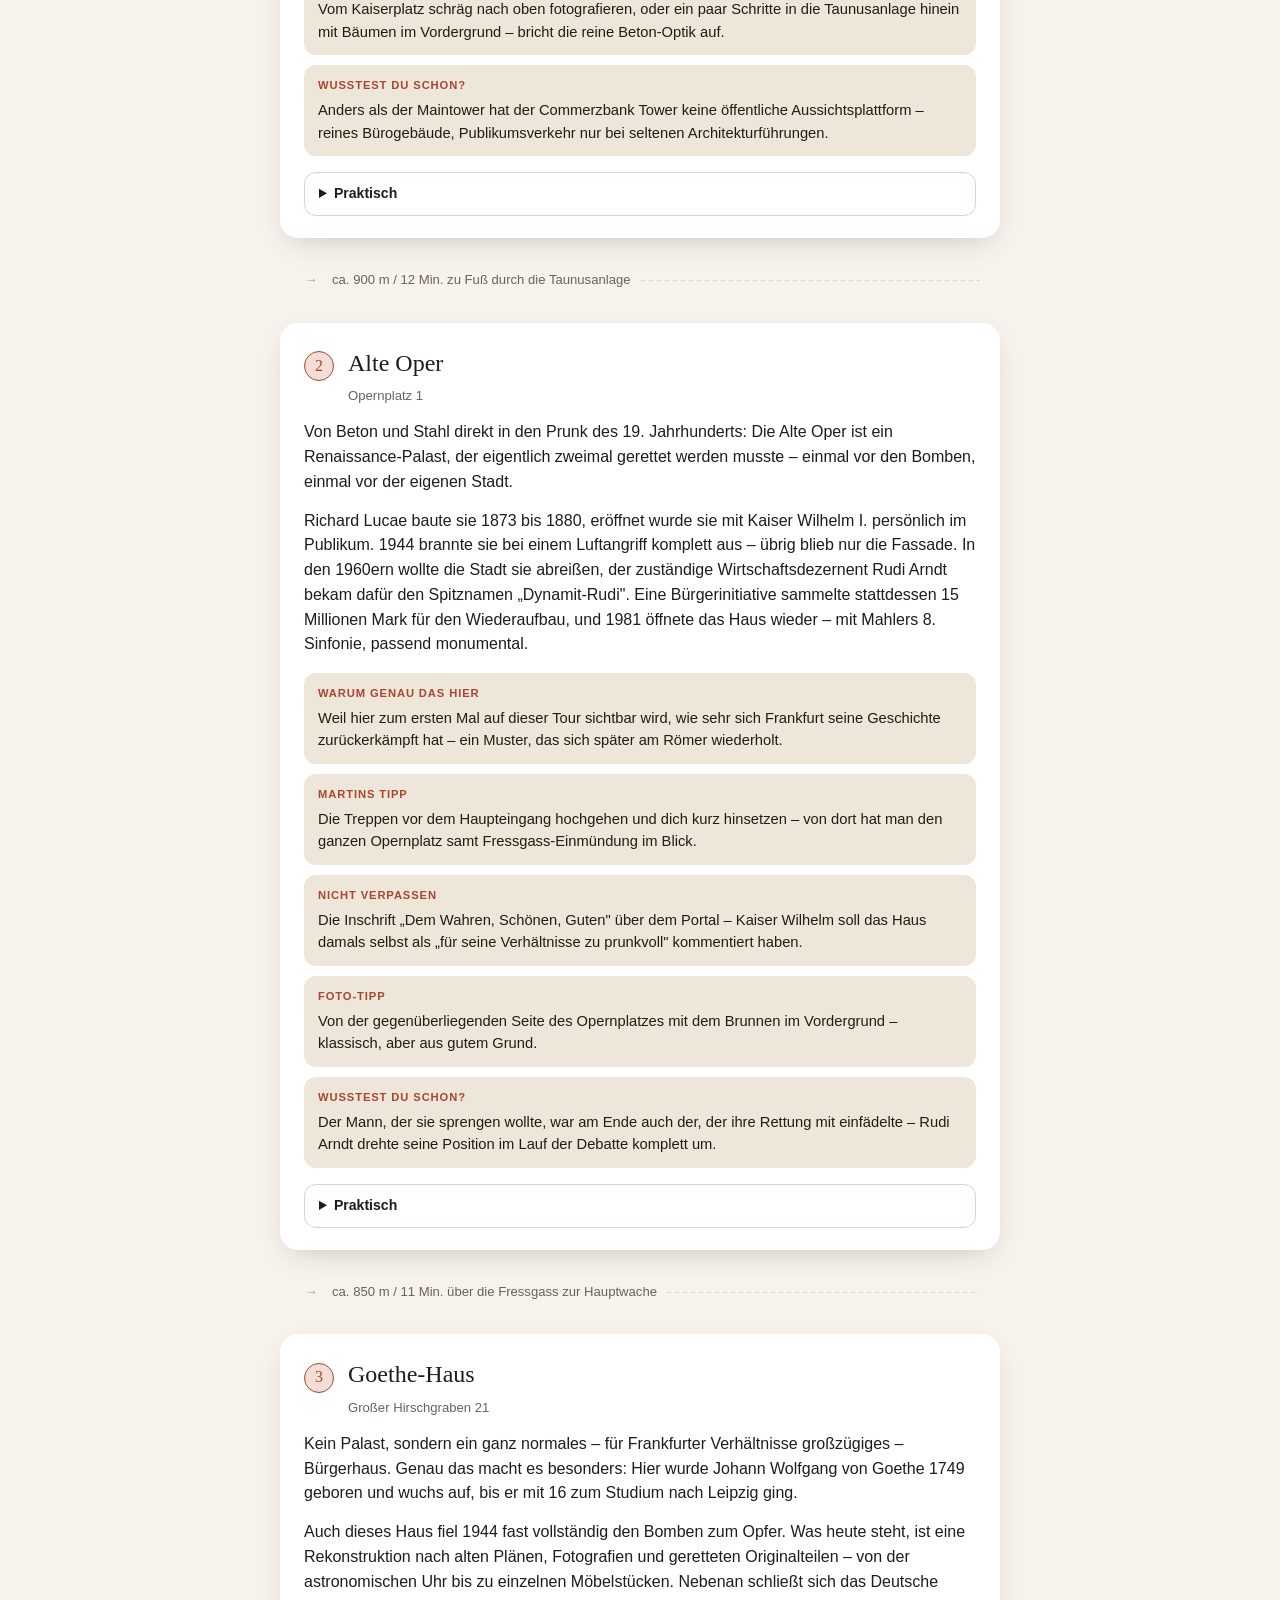
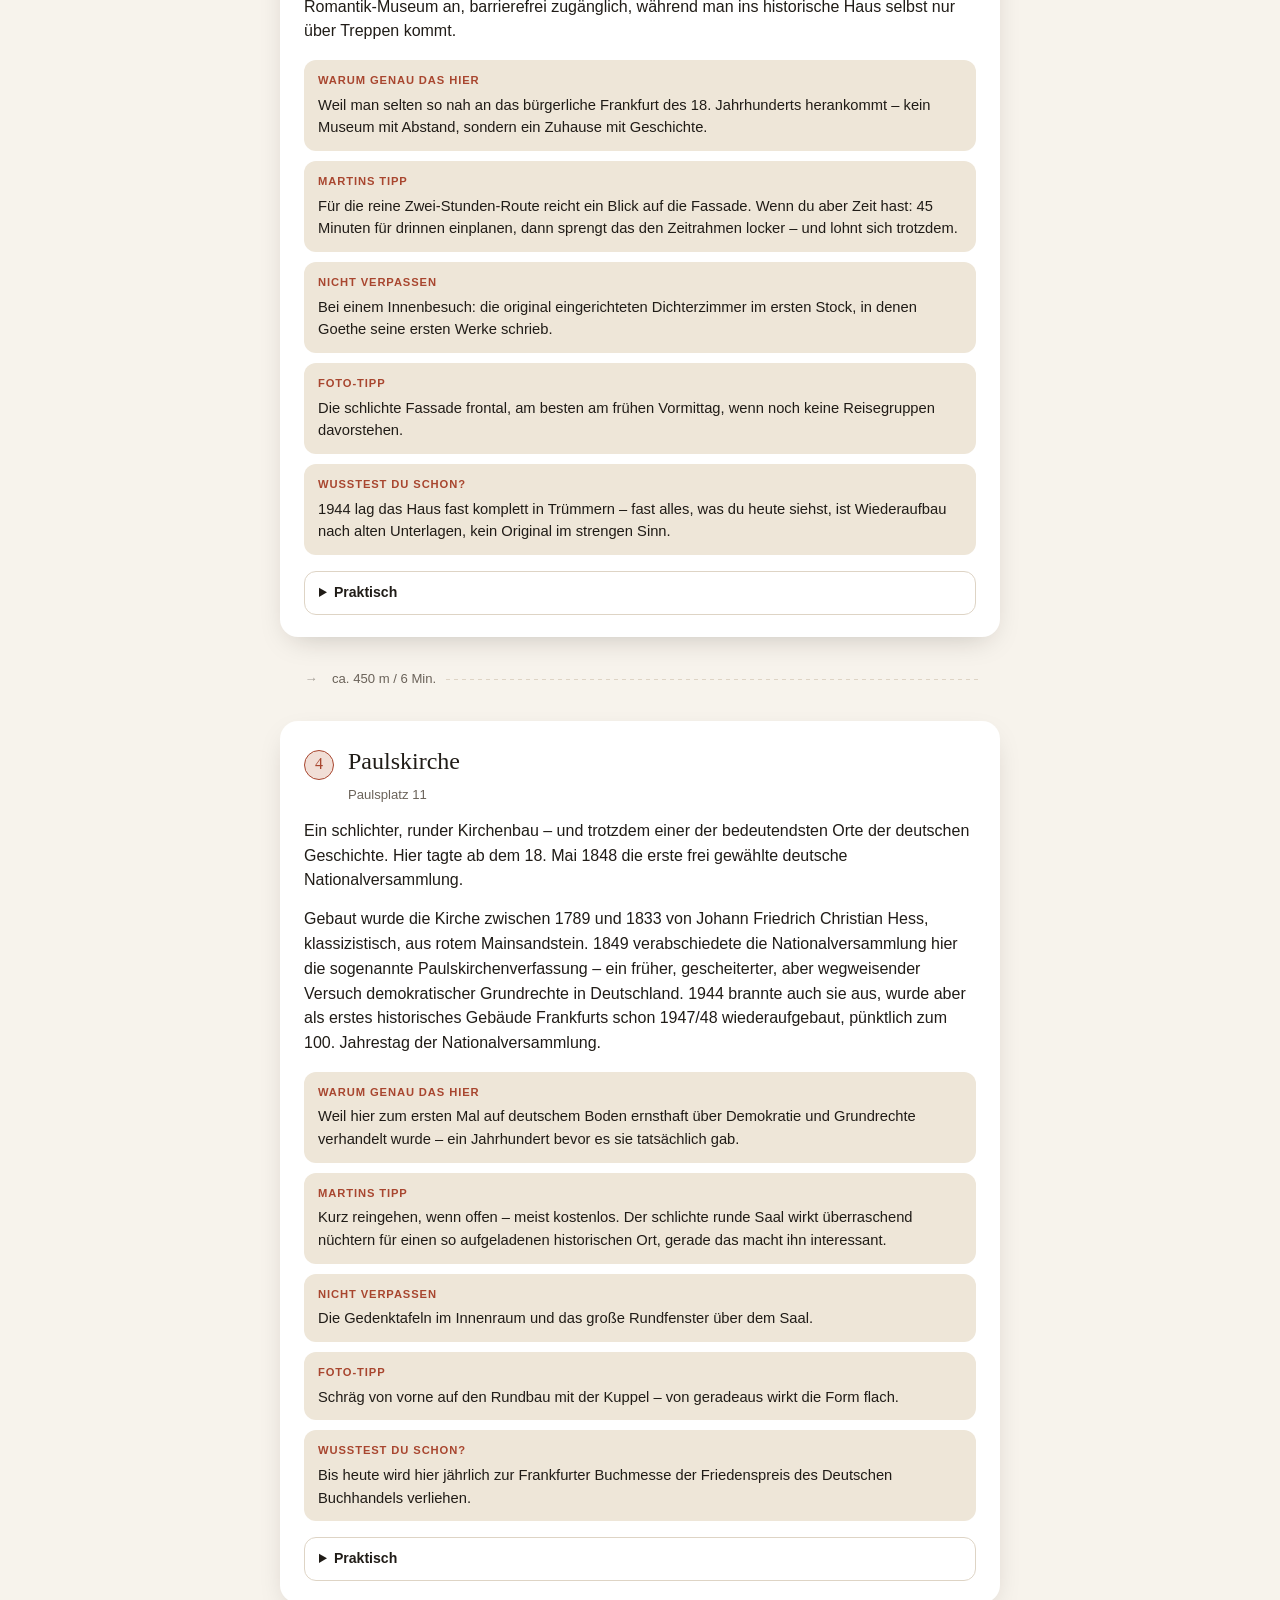
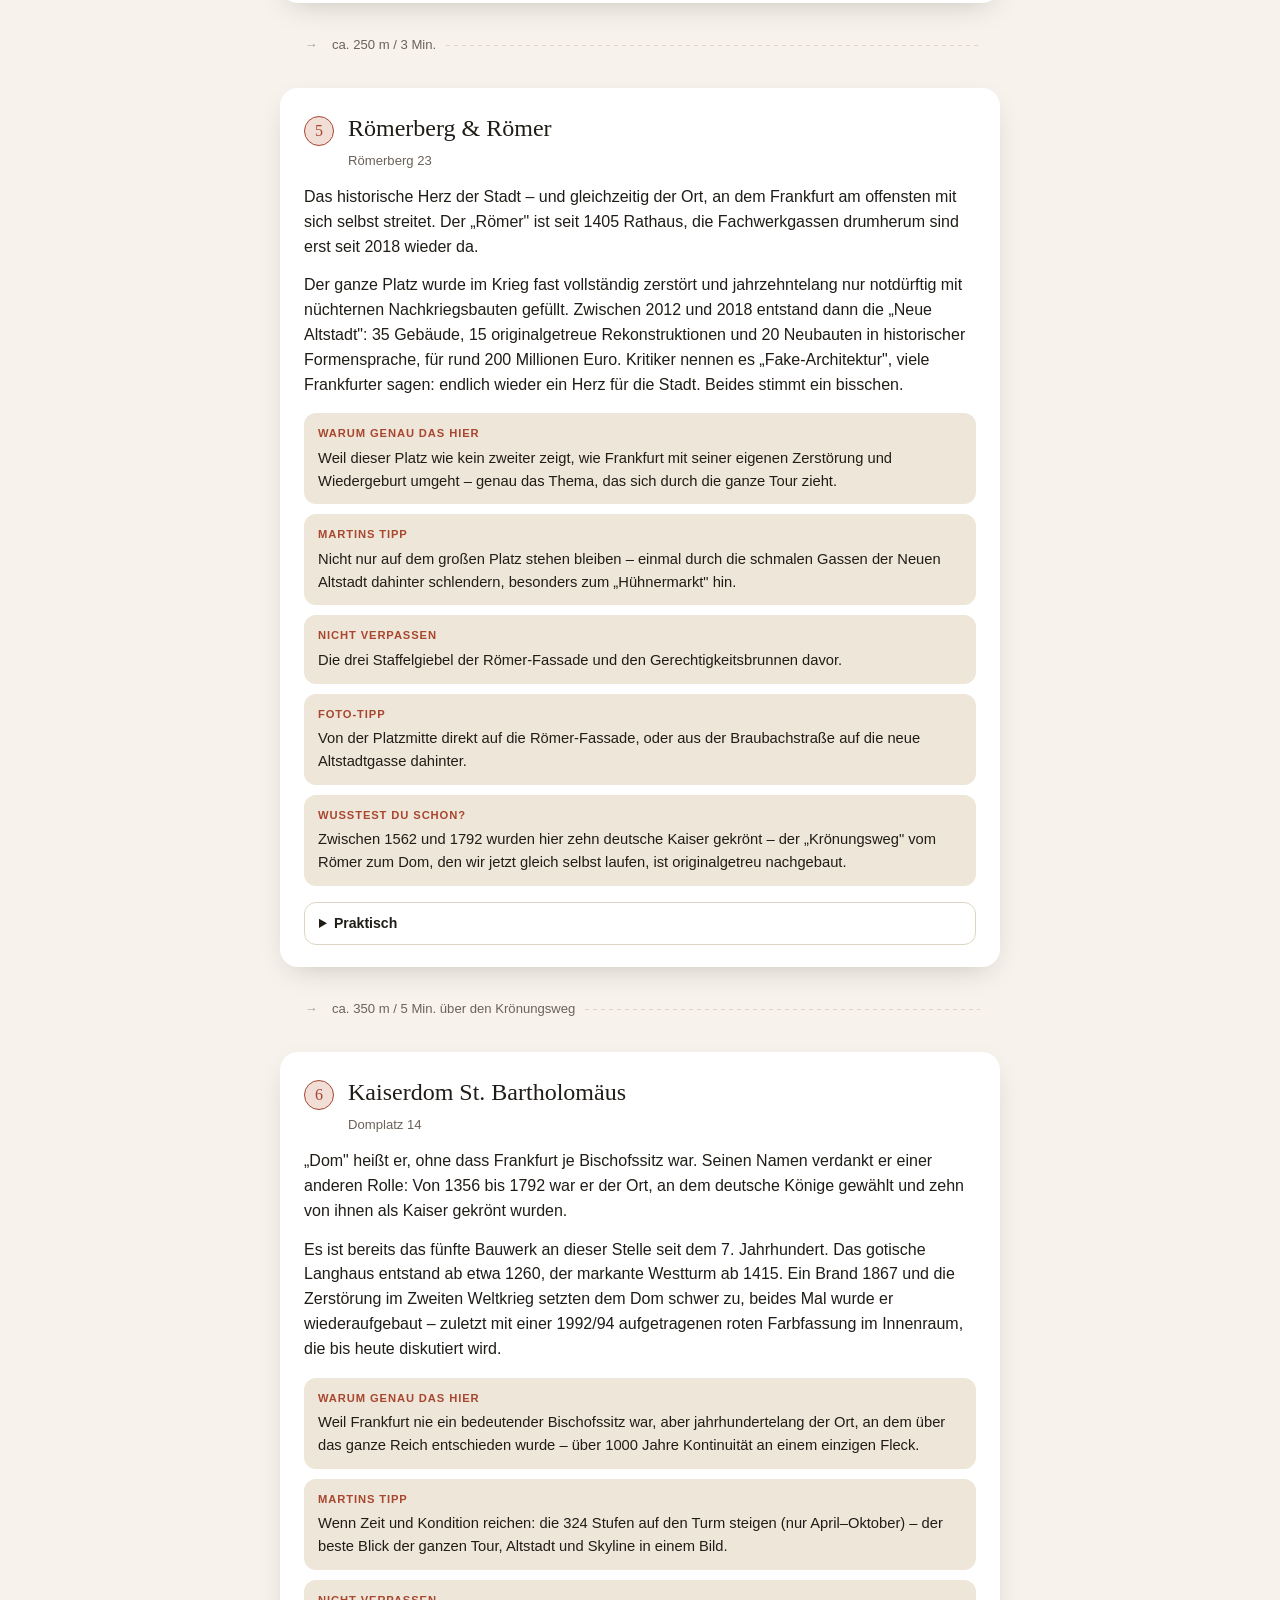
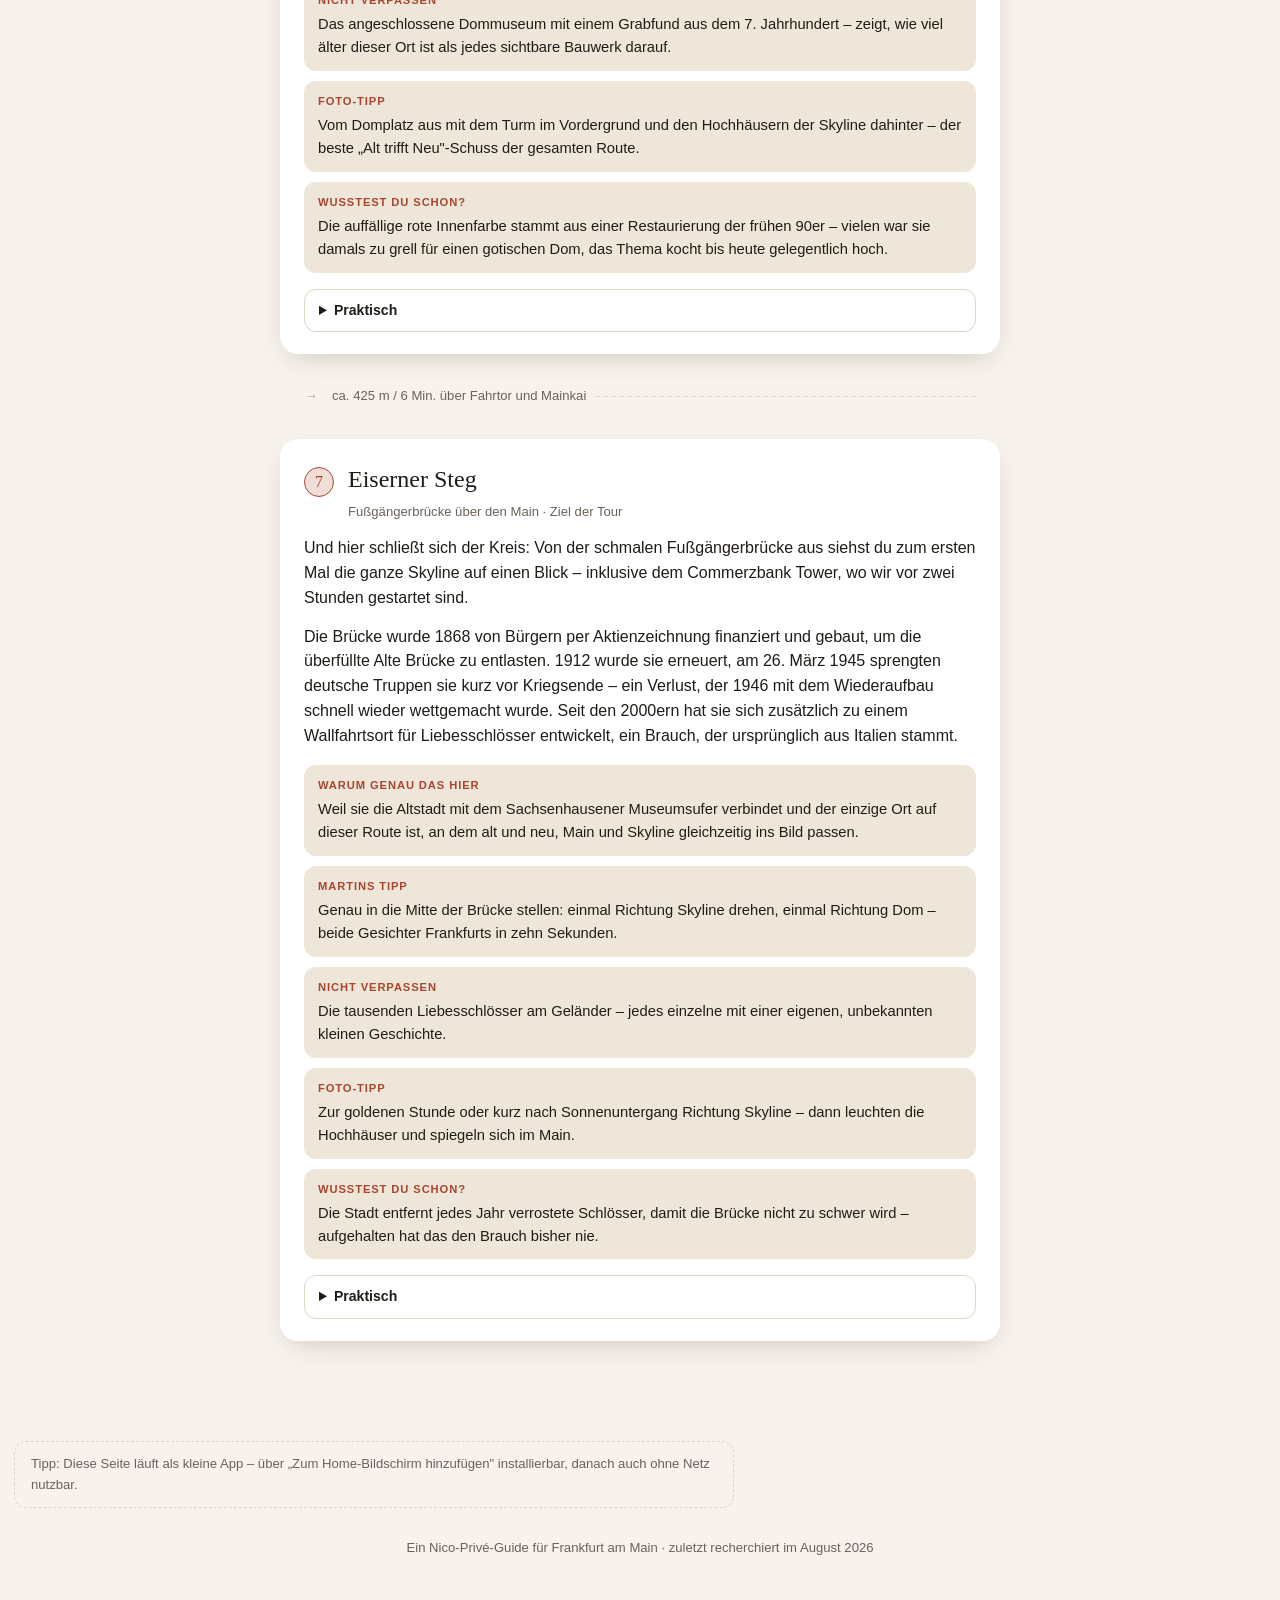
<file: _to_delete_Website/index.html>
<!doctype html>
<html lang="de">
<head>
<meta charset="UTF-8">
<meta name="viewport" content="width=device-width, initial-scale=1, viewport-fit=cover">
<title>Frankfurt zu Fuß – Bankenviertel & Altstadt</title>
<meta name="description" content="Ein zweistündiger Spaziergang vom Commerzbank Tower zum Eisernen Steg, mit Geschichten zu jeder Station.">
<meta name="theme-color" content="#121826">
<link rel="manifest" href="manifest.json">
<link rel="icon" href="icons/icon-192.png">
<link rel="apple-touch-icon" href="icons/icon-192.png">
<meta name="apple-mobile-web-app-capable" content="yes">
<meta name="apple-mobile-web-app-status-bar-style" content="black-translucent">
<style>
  :root {
    --bg: #f7f3ec;
    --bg-elevated: #ffffff;
    --text: #201c17;
    --text-muted: #6a6259;
    --accent: #a8462f;
    --accent-soft: #f1ded6;
    --line: #ded4c5;
    --navy: #121826;
    --tag-bg: #eee6d8;
    --shadow: 0 10px 30px -12px rgba(30, 20, 10, 0.25);
    --serif: Georgia, "Iowan Old Style", "Palatino Linotype", "Times New Roman", serif;
    --sans: -apple-system, BlinkMacSystemFont, "Segoe UI", Roboto, Helvetica, Arial, sans-serif;
  }
  @media (prefers-color-scheme: dark) {
    :root {
      --bg: #14120f;
      --bg-elevated: #1e1b17;
      --text: #f1ece2;
      --text-muted: #a89f92;
      --accent: #e2795a;
      --accent-soft: #3a241d;
      --line: #33302a;
      --navy: #0b0e16;
      --tag-bg: #2a251d;
      --shadow: 0 10px 30px -12px rgba(0, 0, 0, 0.6);
    }
  }
  * { box-sizing: border-box; }
  html { scroll-behavior: smooth; }
  body {
    margin: 0;
    background: var(--bg);
    color: var(--text);
    font-family: var(--sans);
    line-height: 1.55;
    -webkit-font-smoothing: antialiased;
  }
  a { color: var(--accent); }
  img { max-width: 100%; }

  .wrap { max-width: 720px; margin: 0 auto; padding: 0 20px; }

  header.hero {
    background: var(--navy);
    color: #f3ede0;
    padding: 48px 20px 32px;
    position: relative;
    overflow: hidden;
  }
  header.hero .eyebrow {
    text-transform: uppercase;
    letter-spacing: 0.14em;
    font-size: 0.72rem;
    color: #c9a48f;
    font-weight: 600;
  }
  header.hero h1 {
    font-family: var(--serif);
    font-weight: 400;
    font-size: 2.1rem;
    line-height: 1.2;
    margin: 10px 0 14px;
  }
  header.hero p.lead {
    color: #d8d2c4;
    font-size: 1.02rem;
    max-width: 46ch;
  }
  .stat-row {
    display: flex;
    flex-wrap: wrap;
    gap: 10px 22px;
    margin-top: 22px;
    font-size: 0.85rem;
    color: #cfc7b6;
  }
  .stat-row strong { color: #f3ede0; display: block; font-family: var(--serif); font-size: 1.1rem; }

  nav.jumpbar {
    position: sticky;
    top: 0;
    z-index: 20;
    background: color-mix(in srgb, var(--bg) 92%, transparent);
    backdrop-filter: blur(6px);
    border-bottom: 1px solid var(--line);
    overflow-x: auto;
    white-space: nowrap;
    padding: 10px 14px;
    scrollbar-width: none;
  }
  nav.jumpbar::-webkit-scrollbar { display: none; }
  nav.jumpbar a {
    display: inline-block;
    text-decoration: none;
    color: var(--text-muted);
    font-size: 0.78rem;
    padding: 6px 10px;
    border-radius: 999px;
    margin-right: 4px;
    border: 1px solid var(--line);
  }
  nav.jumpbar a:hover { color: var(--accent); border-color: var(--accent); }

  section.intro { padding: 28px 20px 6px; }
  section.intro p { color: var(--text-muted); }

  .route-map { padding: 4px 20px 8px; }
  .route-map svg { width: 100%; height: auto; display: block; }
  .route-map figcaption { font-size: 0.78rem; color: var(--text-muted); margin-top: 6px; text-align: center; }

  .leg {
    display: flex;
    align-items: center;
    gap: 10px;
    color: var(--text-muted);
    font-size: 0.82rem;
    padding: 10px 20px;
    max-width: 720px;
    margin: 0 auto;
  }
  .leg .dots { flex: 0 0 auto; width: 22px; text-align: center; opacity: 0.6; }
  .leg .line { flex: 1; height: 1px; background: repeating-linear-gradient(90deg, var(--line), var(--line) 4px, transparent 4px, transparent 8px); }

  main { padding-bottom: 60px; }

  article.stop {
    background: var(--bg-elevated);
    margin: 18px 14px;
    border-radius: 18px;
    box-shadow: var(--shadow);
    overflow: hidden;
    scroll-margin-top: 58px;
  }
  .stop-head {
    padding: 22px 24px 4px;
    display: flex;
    gap: 14px;
    align-items: baseline;
  }
  .stop-num {
    font-family: var(--serif);
    font-size: 1rem;
    color: var(--accent);
    border: 1px solid var(--accent);
    border-radius: 999px;
    width: 30px; height: 30px;
    flex: 0 0 auto;
    display: flex; align-items: center; justify-content: center;
    background: var(--accent-soft);
  }
  .stop-head h2 { font-family: var(--serif); font-weight: 400; font-size: 1.5rem; margin: 0; }
  .stop-meta { padding: 0 24px 6px 68px; color: var(--text-muted); font-size: 0.82rem; }
  .stop-body { padding: 8px 24px 22px 24px; }
  .stop-body p { margin: 0 0 14px; }
  .stop-body p:last-child { margin-bottom: 0; }

  .tag-grid { display: grid; gap: 10px; margin-top: 16px; }
  .tag-box {
    background: var(--tag-bg);
    border-radius: 12px;
    padding: 12px 14px;
  }
  .tag-box .tag-label {
    font-size: 0.7rem;
    text-transform: uppercase;
    letter-spacing: 0.08em;
    color: var(--accent);
    font-weight: 700;
    margin-bottom: 4px;
  }
  .tag-box p { margin: 0; font-size: 0.92rem; }

  details.practical {
    margin-top: 16px;
    border: 1px solid var(--line);
    border-radius: 12px;
    padding: 10px 14px;
  }
  details.practical summary {
    cursor: pointer;
    font-weight: 600;
    font-size: 0.88rem;
    color: var(--text);
  }
  details.practical .practical-body { margin-top: 8px; font-size: 0.88rem; color: var(--text-muted); }
  details.practical .practical-body p { margin: 4px 0; }

  footer {
    text-align: center;
    padding: 30px 20px 50px;
    color: var(--text-muted);
    font-size: 0.82rem;
  }

  .install-hint {
    margin: 18px 14px 0;
    padding: 12px 16px;
    border: 1px dashed var(--line);
    border-radius: 12px;
    font-size: 0.82rem;
    color: var(--text-muted);
  }

  @media (min-width: 640px) {
    header.hero h1 { font-size: 2.5rem; }
    article.stop { margin: 22px auto; max-width: 720px; }
  }
</style>
</head>
<body>

<header class="hero">
  <div class="wrap">
    <div class="eyebrow">Nico Privé · Stadtspaziergang</div>
    <h1>Frankfurt zu Fuß: vom Bankenviertel in die Altstadt</h1>
    <p class="lead">Zwei Stunden, sieben Stationen, ein Fluss. Wir starten dort, wo Frankfurt am lautesten mit seinem Geld prahlt, und enden dort, wo es am schönsten ist.</p>
    <div class="stat-row">
      <div><strong>~2 Std.</strong>Gesamtdauer</div>
      <div><strong>~3,2 km</strong>Strecke</div>
      <div><strong>7</strong>Stationen</div>
      <div><strong>0</strong>Bahnfahrten nötig</div>
    </div>
  </div>
</header>

<nav class="jumpbar" aria-label="Stationen">
  <a href="#s1">1 Tower</a>
  <a href="#s2">2 Alte Oper</a>
  <a href="#s3">3 Goethe-Haus</a>
  <a href="#s4">4 Paulskirche</a>
  <a href="#s5">5 Römer</a>
  <a href="#s6">6 Dom</a>
  <a href="#s7">7 Eiserner Steg</a>
</nav>

<section class="intro">
  <div class="wrap">
    <p>Kurz zur Route, bevor's losgeht: Alles ist gut zu Fuß machbar, die längste Etappe ist keine 900 Meter. U- und S-Bahn brauchst du nicht – aber falls die Füße doch mal murren oder es anfängt zu schütten, liegt an fast jeder Station eine Haltestelle in Sichtweite (steht jeweils bei „Praktisch"). Am schnellsten wäre die U6/U7 direkt von der Alten Oper zum Dom/Römer, falls du mittendrin abkürzen willst.</p>
  </div>
</section>

<figure class="route-map">
  <div class="wrap">
    <svg viewBox="0 0 680 200" role="img" aria-labelledby="routeTitle">
      <title id="routeTitle">Schematische Route: Commerzbank Tower, Alte Oper, Goethe-Haus, Paulskirche, Römer, Dom, Eiserner Steg</title>
      <path d="M 40 60 L 150 40 L 260 90 L 350 100 L 430 95 L 540 70 L 620 140" fill="none" style="stroke:var(--accent)" stroke-width="3" stroke-dasharray="1 10" stroke-linecap="round"/>
      <g font-family="Georgia, serif" font-size="12" style="fill:var(--text)">
        <circle cx="40" cy="60" r="7" style="fill:var(--navy)"/><text x="40" y="30" text-anchor="middle">1 Tower</text>
        <circle cx="150" cy="40" r="7" style="fill:var(--accent)"/><text x="150" y="20" text-anchor="middle">2 Oper</text>
        <circle cx="260" cy="90" r="7" style="fill:var(--accent)"/><text x="260" y="115" text-anchor="middle">3 Goethe</text>
        <circle cx="350" cy="100" r="7" style="fill:var(--accent)"/><text x="350" y="80" text-anchor="middle">4 Paulsk.</text>
        <circle cx="430" cy="95" r="7" style="fill:var(--accent)"/><text x="430" y="120" text-anchor="middle">5 Römer</text>
        <circle cx="540" cy="70" r="7" style="fill:var(--accent)"/><text x="540" y="50" text-anchor="middle">6 Dom</text>
        <circle cx="620" cy="140" r="8" style="fill:var(--navy)"/><text x="605" y="165" text-anchor="middle">7 Steg</text>
      </g>
      <path d="M 560 90 Q 600 130 620 140" fill="none" stroke="#5c7a96" stroke-width="10" opacity="0.35"/>
    </svg>
    <figcaption>Schematisch, nicht maßstabsgetreu – die echte Wegführung steht bei jeder Station unter „Praktisch".</figcaption>
  </div>
</figure>

<main>

  <article class="stop" id="s1">
    <div class="stop-head"><span class="stop-num">1</span><h2>Commerzbank Tower</h2></div>
    <div class="stop-meta">Kaiserplatz 1 · Start der Tour</div>
    <div class="stop-body">
      <p>Wir fangen ganz oben an – zumindest optisch. 300 Meter Stahl und Glas, seit 1997 das erste Gesicht, das Frankfurt am Horizont zeigt. Kein zufälliger Startpunkt: Hier steckt das ganze Selbstverständnis dieser Stadt drin, bevor wir gleich in die Gassen eintauchen, wo es viel älter wird.</p>
      <p>Norman Foster hat den Turm zwischen 1994 und 1997 gebaut – als erstes deutsches Hochhaus komplett aus Stahl, mit einem dreieckigen Grundriss um ein zentrales Atrium herum, das sich alle vier Stockwerke zu kleinen „Sky Gardens" öffnet. Klingt nach Architektursprache, heißt aber einfach: Licht und Luft statt nur Klimaanlage. Für 1997 ziemlich radikal. Bis 2021 war er 24 Jahre lang das höchste Gebäude der EU, dann hat ihn der Varso Tower in Warschau abgelöst.</p>
      <div class="tag-grid">
        <div class="tag-box"><div class="tag-label">Warum genau das hier</div><p>Weil man Frankfurts Selbstbild – Geld, Größe, Tempo – nirgends klarer sieht als an diesem Turm. Alles, was danach kommt, ist der Gegenentwurf dazu.</p></div>
        <div class="tag-box"><div class="tag-label">Martins Tipp</div><p>Einmal um den Kaiserplatz herumgehen und von verschiedenen Seiten hochschauen – die dreieckige Form verändert sich komplett je nach Blickwinkel.</p></div>
        <div class="tag-box"><div class="tag-label">Nicht verpassen</div><p>Der Blick durch die Glasfassade der Lobby ins begrünte Atrium – mehr Innenleben bekommt man als Besucher nicht zu sehen.</p></div>
        <div class="tag-box"><div class="tag-label">Foto-Tipp</div><p>Vom Kaiserplatz schräg nach oben fotografieren, oder ein paar Schritte in die Taunusanlage hinein mit Bäumen im Vordergrund – bricht die reine Beton-Optik auf.</p></div>
        <div class="tag-box"><div class="tag-label">Wusstest du schon?</div><p>Anders als der Maintower hat der Commerzbank Tower keine öffentliche Aussichtsplattform – reines Bürogebäude, Publikumsverkehr nur bei seltenen Architekturführungen.</p></div>
      </div>
      <details class="practical">
        <summary>Praktisch</summary>
        <div class="practical-body">
          <p>Frei zugänglich von außen, kein regulärer Innenbesuch möglich.</p>
          <p>Nächste Haltestelle: Taunusanlage (U1/U2/U3/U8/U9), 3 Gehminuten.</p>
        </div>
      </details>
    </div>
  </article>

  <div class="leg"><span class="dots">→</span><span>ca. 900 m / 12 Min. zu Fuß durch die Taunusanlage</span><span class="line"></span></div>

  <article class="stop" id="s2">
    <div class="stop-head"><span class="stop-num">2</span><h2>Alte Oper</h2></div>
    <div class="stop-meta">Opernplatz 1</div>
    <div class="stop-body">
      <p>Von Beton und Stahl direkt in den Prunk des 19. Jahrhunderts: Die Alte Oper ist ein Renaissance-Palast, der eigentlich zweimal gerettet werden musste – einmal vor den Bomben, einmal vor der eigenen Stadt.</p>
      <p>Richard Lucae baute sie 1873 bis 1880, eröffnet wurde sie mit Kaiser Wilhelm I. persönlich im Publikum. 1944 brannte sie bei einem Luftangriff komplett aus – übrig blieb nur die Fassade. In den 1960ern wollte die Stadt sie abreißen, der zuständige Wirtschaftsdezernent Rudi Arndt bekam dafür den Spitznamen „Dynamit-Rudi". Eine Bürgerinitiative sammelte stattdessen 15 Millionen Mark für den Wiederaufbau, und 1981 öffnete das Haus wieder – mit Mahlers 8. Sinfonie, passend monumental.</p>
      <div class="tag-grid">
        <div class="tag-box"><div class="tag-label">Warum genau das hier</div><p>Weil hier zum ersten Mal auf dieser Tour sichtbar wird, wie sehr sich Frankfurt seine Geschichte zurückerkämpft hat – ein Muster, das sich später am Römer wiederholt.</p></div>
        <div class="tag-box"><div class="tag-label">Martins Tipp</div><p>Die Treppen vor dem Haupteingang hochgehen und dich kurz hinsetzen – von dort hat man den ganzen Opernplatz samt Fressgass-Einmündung im Blick.</p></div>
        <div class="tag-box"><div class="tag-label">Nicht verpassen</div><p>Die Inschrift „Dem Wahren, Schönen, Guten" über dem Portal – Kaiser Wilhelm soll das Haus damals selbst als „für seine Verhältnisse zu prunkvoll" kommentiert haben.</p></div>
        <div class="tag-box"><div class="tag-label">Foto-Tipp</div><p>Von der gegenüberliegenden Seite des Opernplatzes mit dem Brunnen im Vordergrund – klassisch, aber aus gutem Grund.</p></div>
        <div class="tag-box"><div class="tag-label">Wusstest du schon?</div><p>Der Mann, der sie sprengen wollte, war am Ende auch der, der ihre Rettung mit einfädelte – Rudi Arndt drehte seine Position im Lauf der Debatte komplett um.</p></div>
      </div>
      <details class="practical">
        <summary>Praktisch</summary>
        <div class="practical-body">
          <p>Von außen jederzeit zugänglich, innen nur bei Konzert oder Führung zu sehen.</p>
          <p>Eigene Haltestelle „Alte Oper" (U6/U7) direkt am Platz.</p>
        </div>
      </details>
    </div>
  </article>

  <div class="leg"><span class="dots">→</span><span>ca. 850 m / 11 Min. über die Fressgass zur Hauptwache</span><span class="line"></span></div>

  <article class="stop" id="s3">
    <div class="stop-head"><span class="stop-num">3</span><h2>Goethe-Haus</h2></div>
    <div class="stop-meta">Großer Hirschgraben 21</div>
    <div class="stop-body">
      <p>Kein Palast, sondern ein ganz normales – für Frankfurter Verhältnisse großzügiges – Bürgerhaus. Genau das macht es besonders: Hier wurde Johann Wolfgang von Goethe 1749 geboren und wuchs auf, bis er mit 16 zum Studium nach Leipzig ging.</p>
      <p>Auch dieses Haus fiel 1944 fast vollständig den Bomben zum Opfer. Was heute steht, ist eine Rekonstruktion nach alten Plänen, Fotografien und geretteten Originalteilen – von der astronomischen Uhr bis zu einzelnen Möbelstücken. Nebenan schließt sich das Deutsche Romantik-Museum an, barrierefrei zugänglich, während man ins historische Haus selbst nur über Treppen kommt.</p>
      <div class="tag-grid">
        <div class="tag-box"><div class="tag-label">Warum genau das hier</div><p>Weil man selten so nah an das bürgerliche Frankfurt des 18. Jahrhunderts herankommt – kein Museum mit Abstand, sondern ein Zuhause mit Geschichte.</p></div>
        <div class="tag-box"><div class="tag-label">Martins Tipp</div><p>Für die reine Zwei-Stunden-Route reicht ein Blick auf die Fassade. Wenn du aber Zeit hast: 45 Minuten für drinnen einplanen, dann sprengt das den Zeitrahmen locker – und lohnt sich trotzdem.</p></div>
        <div class="tag-box"><div class="tag-label">Nicht verpassen</div><p>Bei einem Innenbesuch: die original eingerichteten Dichterzimmer im ersten Stock, in denen Goethe seine ersten Werke schrieb.</p></div>
        <div class="tag-box"><div class="tag-label">Foto-Tipp</div><p>Die schlichte Fassade frontal, am besten am frühen Vormittag, wenn noch keine Reisegruppen davorstehen.</p></div>
        <div class="tag-box"><div class="tag-label">Wusstest du schon?</div><p>1944 lag das Haus fast komplett in Trümmern – fast alles, was du heute siehst, ist Wiederaufbau nach alten Unterlagen, kein Original im strengen Sinn.</p></div>
      </div>
      <details class="practical">
        <summary>Praktisch</summary>
        <div class="practical-body">
          <p>Mo–So 10–18 Uhr, Do bis 21 Uhr. Eintritt 12 € (ermäßigt 7 €, Familienticket 18 €).</p>
          <p>Nächste Haltestelle: Hauptwache (fast alle U- und S-Bahnen), 4 Gehminuten.</p>
        </div>
      </details>
    </div>
  </article>

  <div class="leg"><span class="dots">→</span><span>ca. 450 m / 6 Min.</span><span class="line"></span></div>

  <article class="stop" id="s4">
    <div class="stop-head"><span class="stop-num">4</span><h2>Paulskirche</h2></div>
    <div class="stop-meta">Paulsplatz 11</div>
    <div class="stop-body">
      <p>Ein schlichter, runder Kirchenbau – und trotzdem einer der bedeutendsten Orte der deutschen Geschichte. Hier tagte ab dem 18. Mai 1848 die erste frei gewählte deutsche Nationalversammlung.</p>
      <p>Gebaut wurde die Kirche zwischen 1789 und 1833 von Johann Friedrich Christian Hess, klassizistisch, aus rotem Mainsandstein. 1849 verabschiedete die Nationalversammlung hier die sogenannte Paulskirchenverfassung – ein früher, gescheiterter, aber wegweisender Versuch demokratischer Grundrechte in Deutschland. 1944 brannte auch sie aus, wurde aber als erstes historisches Gebäude Frankfurts schon 1947/48 wiederaufgebaut, pünktlich zum 100. Jahrestag der Nationalversammlung.</p>
      <div class="tag-grid">
        <div class="tag-box"><div class="tag-label">Warum genau das hier</div><p>Weil hier zum ersten Mal auf deutschem Boden ernsthaft über Demokratie und Grundrechte verhandelt wurde – ein Jahrhundert bevor es sie tatsächlich gab.</p></div>
        <div class="tag-box"><div class="tag-label">Martins Tipp</div><p>Kurz reingehen, wenn offen – meist kostenlos. Der schlichte runde Saal wirkt überraschend nüchtern für einen so aufgeladenen historischen Ort, gerade das macht ihn interessant.</p></div>
        <div class="tag-box"><div class="tag-label">Nicht verpassen</div><p>Die Gedenktafeln im Innenraum und das große Rundfenster über dem Saal.</p></div>
        <div class="tag-box"><div class="tag-label">Foto-Tipp</div><p>Schräg von vorne auf den Rundbau mit der Kuppel – von geradeaus wirkt die Form flach.</p></div>
        <div class="tag-box"><div class="tag-label">Wusstest du schon?</div><p>Bis heute wird hier jährlich zur Frankfurter Buchmesse der Friedenspreis des Deutschen Buchhandels verliehen.</p></div>
      </div>
      <details class="practical">
        <summary>Praktisch</summary>
        <div class="practical-body">
          <p>Stand August 2026: grundsätzlich zugänglich, eine größere Sanierung ist angekündigt und startet in den kommenden Jahren – am Tag selbst kurz auf frankfurt.de/paulskirche checken, falls sie ausnahmsweise geschlossen ist.</p>
          <p>Nächste Haltestelle: Dom/Römer (U4/U5), 3 Gehminuten.</p>
        </div>
      </details>
    </div>
  </article>

  <div class="leg"><span class="dots">→</span><span>ca. 250 m / 3 Min.</span><span class="line"></span></div>

  <article class="stop" id="s5">
    <div class="stop-head"><span class="stop-num">5</span><h2>Römerberg & Römer</h2></div>
    <div class="stop-meta">Römerberg 23</div>
    <div class="stop-body">
      <p>Das historische Herz der Stadt – und gleichzeitig der Ort, an dem Frankfurt am offensten mit sich selbst streitet. Der „Römer" ist seit 1405 Rathaus, die Fachwerkgassen drumherum sind erst seit 2018 wieder da.</p>
      <p>Der ganze Platz wurde im Krieg fast vollständig zerstört und jahrzehntelang nur notdürftig mit nüchternen Nachkriegsbauten gefüllt. Zwischen 2012 und 2018 entstand dann die „Neue Altstadt": 35 Gebäude, 15 originalgetreue Rekonstruktionen und 20 Neubauten in historischer Formensprache, für rund 200 Millionen Euro. Kritiker nennen es „Fake-Architektur", viele Frankfurter sagen: endlich wieder ein Herz für die Stadt. Beides stimmt ein bisschen.</p>
      <div class="tag-grid">
        <div class="tag-box"><div class="tag-label">Warum genau das hier</div><p>Weil dieser Platz wie kein zweiter zeigt, wie Frankfurt mit seiner eigenen Zerstörung und Wiedergeburt umgeht – genau das Thema, das sich durch die ganze Tour zieht.</p></div>
        <div class="tag-box"><div class="tag-label">Martins Tipp</div><p>Nicht nur auf dem großen Platz stehen bleiben – einmal durch die schmalen Gassen der Neuen Altstadt dahinter schlendern, besonders zum „Hühnermarkt" hin.</p></div>
        <div class="tag-box"><div class="tag-label">Nicht verpassen</div><p>Die drei Staffelgiebel der Römer-Fassade und den Gerechtigkeitsbrunnen davor.</p></div>
        <div class="tag-box"><div class="tag-label">Foto-Tipp</div><p>Von der Platzmitte direkt auf die Römer-Fassade, oder aus der Braubachstraße auf die neue Altstadtgasse dahinter.</p></div>
        <div class="tag-box"><div class="tag-label">Wusstest du schon?</div><p>Zwischen 1562 und 1792 wurden hier zehn deutsche Kaiser gekrönt – der „Krönungsweg" vom Römer zum Dom, den wir jetzt gleich selbst laufen, ist originalgetreu nachgebaut.</p></div>
      </div>
      <details class="practical">
        <summary>Praktisch</summary>
        <div class="practical-body">
          <p>Platz frei zugänglich. Der Römer selbst (Kaisersaal) nur bei Führung oder Sonderöffnung von innen zu besichtigen.</p>
          <p>Haltestelle Dom/Römer (U4/U5) liegt direkt am Platz.</p>
        </div>
      </details>
    </div>
  </article>

  <div class="leg"><span class="dots">→</span><span>ca. 350 m / 5 Min. über den Krönungsweg</span><span class="line"></span></div>

  <article class="stop" id="s6">
    <div class="stop-head"><span class="stop-num">6</span><h2>Kaiserdom St. Bartholomäus</h2></div>
    <div class="stop-meta">Domplatz 14</div>
    <div class="stop-body">
      <p>„Dom" heißt er, ohne dass Frankfurt je Bischofssitz war. Seinen Namen verdankt er einer anderen Rolle: Von 1356 bis 1792 war er der Ort, an dem deutsche Könige gewählt und zehn von ihnen als Kaiser gekrönt wurden.</p>
      <p>Es ist bereits das fünfte Bauwerk an dieser Stelle seit dem 7. Jahrhundert. Das gotische Langhaus entstand ab etwa 1260, der markante Westturm ab 1415. Ein Brand 1867 und die Zerstörung im Zweiten Weltkrieg setzten dem Dom schwer zu, beides Mal wurde er wiederaufgebaut – zuletzt mit einer 1992/94 aufgetragenen roten Farbfassung im Innenraum, die bis heute diskutiert wird.</p>
      <div class="tag-grid">
        <div class="tag-box"><div class="tag-label">Warum genau das hier</div><p>Weil Frankfurt nie ein bedeutender Bischofssitz war, aber jahrhundertelang der Ort, an dem über das ganze Reich entschieden wurde – über 1000 Jahre Kontinuität an einem einzigen Fleck.</p></div>
        <div class="tag-box"><div class="tag-label">Martins Tipp</div><p>Wenn Zeit und Kondition reichen: die 324 Stufen auf den Turm steigen (nur April–Oktober) – der beste Blick der ganzen Tour, Altstadt und Skyline in einem Bild.</p></div>
        <div class="tag-box"><div class="tag-label">Nicht verpassen</div><p>Das angeschlossene Dommuseum mit einem Grabfund aus dem 7. Jahrhundert – zeigt, wie viel älter dieser Ort ist als jedes sichtbare Bauwerk darauf.</p></div>
        <div class="tag-box"><div class="tag-label">Foto-Tipp</div><p>Vom Domplatz aus mit dem Turm im Vordergrund und den Hochhäusern der Skyline dahinter – der beste „Alt trifft Neu"-Schuss der gesamten Route.</p></div>
        <div class="tag-box"><div class="tag-label">Wusstest du schon?</div><p>Die auffällige rote Innenfarbe stammt aus einer Restaurierung der frühen 90er – vielen war sie damals zu grell für einen gotischen Dom, das Thema kocht bis heute gelegentlich hoch.</p></div>
      </div>
      <details class="practical">
        <summary>Praktisch</summary>
        <div class="practical-body">
          <p>Kirche in der Regel 9–17 Uhr geöffnet, Eintritt frei. Turmbesteigung nur April–Oktober, kleine Gebühr, 324 Stufen.</p>
          <p>Haltestelle Dom/Römer (U4/U5), 3 Gehminuten.</p>
        </div>
      </details>
    </div>
  </article>

  <div class="leg"><span class="dots">→</span><span>ca. 425 m / 6 Min. über Fahrtor und Mainkai</span><span class="line"></span></div>

  <article class="stop" id="s7">
    <div class="stop-head"><span class="stop-num">7</span><h2>Eiserner Steg</h2></div>
    <div class="stop-meta">Fußgängerbrücke über den Main · Ziel der Tour</div>
    <div class="stop-body">
      <p>Und hier schließt sich der Kreis: Von der schmalen Fußgängerbrücke aus siehst du zum ersten Mal die ganze Skyline auf einen Blick – inklusive dem Commerzbank Tower, wo wir vor zwei Stunden gestartet sind.</p>
      <p>Die Brücke wurde 1868 von Bürgern per Aktienzeichnung finanziert und gebaut, um die überfüllte Alte Brücke zu entlasten. 1912 wurde sie erneuert, am 26. März 1945 sprengten deutsche Truppen sie kurz vor Kriegsende – ein Verlust, der 1946 mit dem Wiederaufbau schnell wieder wettgemacht wurde. Seit den 2000ern hat sie sich zusätzlich zu einem Wallfahrtsort für Liebesschlösser entwickelt, ein Brauch, der ursprünglich aus Italien stammt.</p>
      <div class="tag-grid">
        <div class="tag-box"><div class="tag-label">Warum genau das hier</div><p>Weil sie die Altstadt mit dem Sachsenhausener Museumsufer verbindet und der einzige Ort auf dieser Route ist, an dem alt und neu, Main und Skyline gleichzeitig ins Bild passen.</p></div>
        <div class="tag-box"><div class="tag-label">Martins Tipp</div><p>Genau in die Mitte der Brücke stellen: einmal Richtung Skyline drehen, einmal Richtung Dom – beide Gesichter Frankfurts in zehn Sekunden.</p></div>
        <div class="tag-box"><div class="tag-label">Nicht verpassen</div><p>Die tausenden Liebesschlösser am Geländer – jedes einzelne mit einer eigenen, unbekannten kleinen Geschichte.</p></div>
        <div class="tag-box"><div class="tag-label">Foto-Tipp</div><p>Zur goldenen Stunde oder kurz nach Sonnenuntergang Richtung Skyline – dann leuchten die Hochhäuser und spiegeln sich im Main.</p></div>
        <div class="tag-box"><div class="tag-label">Wusstest du schon?</div><p>Die Stadt entfernt jedes Jahr verrostete Schlösser, damit die Brücke nicht zu schwer wird – aufgehalten hat das den Brauch bisher nie.</p></div>
      </div>
      <details class="practical">
        <summary>Praktisch</summary>
        <div class="practical-body">
          <p>Jederzeit frei begehbar, bei Nässe/Wind kann das Metall rutschig sein.</p>
          <p>Nächste Haltestelle: Römerberg (Bus) oder Dom/Römer (U4/U5), 4 Gehminuten zurück.</p>
        </div>
      </details>
    </div>
  </article>

</main>

<div class="wrap install-hint">
  Tipp: Diese Seite läuft als kleine App – über „Zum Home-Bildschirm hinzufügen" installierbar, danach auch ohne Netz nutzbar.
</div>

<footer>
  Ein Nico-Privé-Guide für Frankfurt am Main · zuletzt recherchiert im August 2026
</footer>

<script>
  if ("serviceWorker" in navigator) {
    window.addEventListener("load", () => {
      navigator.serviceWorker.register("sw.js").catch(() => {});
    });
  }
</script>

</body>
</html>
</file>
<file: css/style.css>
@import url('https://fonts.googleapis.com/css2?family=Space+Grotesk:wght@500;600;700&family=Inter:wght@400;500;600;700;800&family=Yellowtail&display=swap');

:root {
  --paper: #ffffff;
  --paper-alt: #eef9f8;
  --ink: #0f2226;
  --ink-soft: #45605f;
  --coral: #ff6a4d;
  --coral-dark: #e0431f;
  --petrol: #0a3b3a;
  --petrol-deep: #062827;
  --gold: #ffb020;
  --line: #c3e4e0;
  --radius: 2px;
  --shadow-hard: 6px 6px 0 var(--ink);
  --shadow-hard-sm: 4px 4px 0 var(--ink);
  --max-width: 1160px;
}

* { box-sizing: border-box; }

html { scroll-behavior: smooth; }

body {
  margin: 0;
  font-family: "Inter", "Helvetica Neue", Arial, sans-serif;
  background: var(--paper);
  color: var(--ink);
  line-height: 1.6;
  -webkit-font-smoothing: antialiased;
}

h1, h2, h3, h4 {
  font-family: "Space Grotesk", "Helvetica Neue", Arial, sans-serif;
  font-weight: 700;
  line-height: 1.05;
  letter-spacing: -0.01em;
  color: var(--ink);
  margin: 0 0 0.5em 0;
}

p { margin: 0 0 1.1em 0; }

a { color: var(--coral-dark); text-decoration: none; font-weight: 600; }
a:hover { text-decoration: underline; text-underline-offset: 3px; }

.container {
  max-width: var(--max-width);
  margin: 0 auto;
  padding: 0 24px;
}

/* Header / Nav */

.site-header {
  position: sticky;
  top: 0;
  z-index: 50;
  background: rgba(255, 255, 255, 0.94);
  backdrop-filter: blur(8px);
  border-bottom: 2px solid var(--ink);
}

.site-header .container {
  display: flex;
  align-items: center;
  justify-content: space-between;
  height: 68px;
}

.brand {
  font-family: "Space Grotesk", sans-serif;
  font-weight: 700;
  font-size: 1.2rem;
  letter-spacing: -0.01em;
  color: var(--ink);
  display: flex;
  align-items: center;
  gap: 8px;
}

.brand .dot { color: var(--coral); }

.brand:hover { text-decoration: none; }

.nav-toggle {
  display: none;
  background: none;
  border: none;
  font-size: 1.6rem;
  color: var(--ink);
  cursor: pointer;
}

nav.main-nav ul {
  list-style: none;
  display: flex;
  gap: 26px;
  margin: 0;
  padding: 0;
}

nav.main-nav a {
  font-family: "Inter", sans-serif;
  font-size: 0.78rem;
  font-weight: 700;
  text-transform: uppercase;
  letter-spacing: 0.08em;
  color: var(--ink-soft);
  text-decoration: none;
  padding-bottom: 4px;
  border-bottom: 2px solid transparent;
}

nav.main-nav a:hover {
  color: var(--ink);
  text-decoration: none;
}

nav.main-nav a.active {
  color: var(--ink);
  border-bottom: 2px solid var(--coral);
}

/* Script accent font (rugged/adventure counterpoint to Swiss grid) */

.script {
  font-family: "Yellowtail", cursive;
  font-weight: 400;
  line-height: 1;
}

/* Hero — full-bleed photo, centered overlay, torn edge into next section */

.hero {
  position: relative;
  padding: 0;
  text-align: center;
  color: white;
  min-height: 84vh;
  display: flex;
  align-items: center;
  justify-content: center;
  overflow: hidden;
  background: var(--petrol);
}

.hero-media {
  position: absolute;
  inset: 0;
  z-index: 0;
  background: repeating-linear-gradient(135deg, rgba(255,255,255,0.05), rgba(255,255,255,0.05) 13px, rgba(255,255,255,0.1) 13px, rgba(255,255,255,0.1) 14px);
}

.hero-media img {
  position: absolute;
  inset: 0;
  width: 100%;
  height: 100%;
  object-fit: cover;
}

.hero-media .hero-media-fallback {
  position: absolute;
  inset: 0;
  display: none;
  align-items: center;
  justify-content: center;
  color: rgba(255, 255, 255, 0.45);
  font-family: "Inter", sans-serif;
  font-size: 0.82rem;
  text-align: center;
  padding: 32px;
  line-height: 1.5;
}

.hero-media::after {
  content: "";
  position: absolute;
  inset: 0;
  z-index: 2;
  background: linear-gradient(180deg, rgba(6,25,25,0.55) 0%, rgba(6,25,25,0.48) 45%, rgba(6,25,25,0.85) 100%);
}

/* Fade a photo block smoothly into the background color of the next/previous
   section instead of a hard edge or divider graphic. Set --fade-to on the
   element to the target color. */

.hero-media.fade-bottom::before,
.hero-media.fade-top::before {
  content: "";
  position: absolute;
  left: 0;
  right: 0;
  z-index: 1;
  height: 190px;
}

.hero-media.fade-bottom::before {
  bottom: 0;
  background: linear-gradient(180deg, rgba(0,0,0,0) 0%, var(--fade-to, var(--paper-alt)) 96%);
}

.hero-media.fade-top::before {
  top: 0;
  background: linear-gradient(0deg, rgba(0,0,0,0) 0%, var(--fade-to, var(--paper)) 96%);
}

.hero-content {
  position: relative;
  z-index: 3;
  padding: 120px 24px 96px;
  display: flex;
  flex-direction: column;
  align-items: center;
  max-width: 720px;
  margin: 0 auto;
}

.hero .kicker {
  font-family: "Inter", sans-serif;
  text-transform: uppercase;
  letter-spacing: 0.2em;
  font-size: 0.76rem;
  color: var(--gold);
  font-weight: 700;
  margin-bottom: 18px;
  text-shadow: 0 2px 10px rgba(0,0,0,0.55);
}

.hero h1 {
  font-size: clamp(3.2rem, 9vw, 6.4rem);
  margin: 0 0 22px;
  color: white;
  text-shadow: 0 4px 24px rgba(0,0,0,0.55), 0 1px 4px rgba(0,0,0,0.6);
}

.hero p.lead {
  max-width: 480px;
  margin: 0 auto;
  color: rgba(255, 255, 255, 0.94);
  font-size: 1.05rem;
  font-family: "Inter", sans-serif;
  text-shadow: 0 2px 10px rgba(0,0,0,0.65), 0 1px 3px rgba(0,0,0,0.5);
}

@media (max-width: 900px) {
  .hero { min-height: 70vh; }
  .hero-content { padding: 96px 24px 80px; }
}

/* CTA band (full-bleed photo + script headline) */

.cta-band {
  position: relative;
  padding: 90px 24px;
  text-align: center;
  color: white;
  overflow: hidden;
  background: var(--petrol);
}

.cta-band .hero-media { position: absolute; }

.cta-band-content {
  position: relative;
  z-index: 1;
}

.cta-band .script {
  font-size: clamp(2.2rem, 6vw, 3.6rem);
  color: white;
  margin-bottom: 0;
  display: block;
}

.btn-solid {
  display: inline-block;
  font-family: "Inter", sans-serif;
  font-size: 0.82rem;
  font-weight: 700;
  text-transform: uppercase;
  letter-spacing: 0.08em;
  color: var(--ink);
  background: var(--gold);
  border: none;
  border-radius: 999px;
  box-shadow: none;
  padding: 15px 32px;
  text-decoration: none;
  transition: transform 0.15s ease, background 0.15s ease;
}

.btn-solid:hover {
  transform: translateY(-2px);
  background: #ffc04d;
  box-shadow: none;
  text-decoration: none;
}

/* Section */

section { padding: 64px 0; }

section.alt { background: var(--paper-alt); border-bottom: 2px solid var(--ink); }

.section-head {
  text-align: left;
  max-width: 640px;
  margin: 0 0 44px;
}

.section-head .kicker {
  font-family: "Inter", sans-serif;
  text-transform: uppercase;
  letter-spacing: 0.18em;
  font-size: 0.72rem;
  color: var(--coral-dark);
  font-weight: 700;
  margin-bottom: 10px;
}

.section-head h2 { font-size: clamp(1.8rem, 3.6vw, 2.6rem); }

/* Cards grid */

.grid {
  display: grid;
  grid-template-columns: repeat(auto-fit, minmax(230px, 1fr));
  gap: 28px 24px;
}

.card {
  background: white;
  border: 2px solid var(--ink);
  box-shadow: var(--shadow-hard);
  padding: 26px;
  transition: transform 0.15s ease, box-shadow 0.15s ease;
  display: flex;
  flex-direction: column;
  gap: 10px;
}

.card:hover {
  transform: translate(-3px, -3px);
  box-shadow: 9px 9px 0 var(--ink);
}

.card .emoji-badge {
  font-family: "Space Grotesk", sans-serif;
  font-size: 0;
  width: 44px;
  height: 44px;
  border-radius: 0;
  background: var(--petrol);
  color: white;
  display: flex;
  align-items: center;
  justify-content: center;
}

.card .emoji-badge::before {
  content: attr(data-n);
  font-size: 1.05rem;
  font-weight: 700;
}

.card h3 {
  font-size: 1.08rem;
  margin-bottom: 2px;
}

.card p {
  color: var(--ink-soft);
  font-size: 0.94rem;
  font-weight: 400;
  margin: 0;
}

.card h3 { font-weight: 700; }

.card a.card-link {
  margin-top: auto;
  font-family: "Inter", sans-serif;
  font-size: 0.78rem;
  font-weight: 700;
  text-transform: uppercase;
  letter-spacing: 0.05em;
  color: var(--coral-dark);
}

/* Collage grid (asymmetric nav / content blocks) */

.collage {
  display: grid;
  grid-template-columns: repeat(4, 1fr);
  grid-auto-rows: 130px;
  grid-auto-flow: dense;
  gap: 18px;
}

.block {
  position: relative;
  overflow: hidden;
  display: flex;
  align-items: flex-end;
  text-decoration: none;
  border: none;
  border-radius: 22px;
  box-shadow: none;
  transition: transform 0.15s ease;
}

.block:hover {
  transform: translateY(-4px);
  box-shadow: none;
  text-decoration: none;
}

.block--lg { grid-column: span 2; grid-row: span 2; }
.block--wide { grid-column: span 2; }
.block--tall { grid-row: span 2; }

.block--photo {
  background: repeating-linear-gradient(135deg, var(--paper-alt), var(--paper-alt) 10px, var(--line) 10px, var(--line) 11px);
}

.block--photo img {
  position: absolute;
  inset: 0;
  width: 100%;
  height: 100%;
  object-fit: cover;
  filter: saturate(0.5) brightness(0.88);
}

.block--photo::after {
  content: "";
  position: absolute;
  inset: 0;
  background: linear-gradient(180deg, rgba(6, 25, 25, 0.22) 0%, rgba(6, 25, 25, 0.5) 45%, rgba(6, 25, 25, 0.92) 100%);
}

.block--petrol { background: var(--petrol); }
.block--coral { background: var(--coral); }
.block--gold { background: var(--gold); }

.block-content {
  position: relative;
  z-index: 2;
  padding: 18px 20px;
  color: white;
}

.block--gold .block-content { color: var(--ink); }

.block-title {
  font-family: "Space Grotesk", sans-serif;
  font-weight: 700;
  font-size: 1.2rem;
  line-height: 1.1;
  margin: 0;
  color: white;
  text-shadow: 0 2px 8px rgba(0,0,0,0.5);
}

.block--lg .block-title { font-size: 1.7rem; }

.block-desc {
  font-family: "Inter", sans-serif;
  font-size: 0.82rem;
  font-weight: 400;
  opacity: 0.85;
  margin-top: 6px;
  max-width: 30ch;
}

@media (max-width: 760px) {
  .collage { grid-template-columns: 1fr; grid-auto-rows: auto; }
  .block, .block--lg, .block--wide, .block--tall {
    grid-column: span 1;
    grid-row: span 1;
    min-height: 160px;
  }
}

/* Trip overview strip */

.overview-strip {
  display: grid;
  grid-template-columns: repeat(auto-fit, minmax(200px, 1fr));
  gap: 16px;
}

.overview-strip .item {
  background: var(--gold);
  border-radius: 18px;
  padding: 22px 22px;
}

.overview-strip .item .k {
  font-family: "Inter", sans-serif;
  font-size: 0.7rem;
  text-transform: uppercase;
  letter-spacing: 0.1em;
  color: var(--petrol-deep);
  font-weight: 700;
  margin-bottom: 6px;
}

.overview-strip .item .v {
  font-family: "Space Grotesk", sans-serif;
  font-size: 1.15rem;
  font-weight: 700;
  color: var(--ink);
}

.overview-strip .item .v-sub {
  color: rgba(15, 34, 38, 0.7);
  font-size: 0.88rem;
  margin-top: 2px;
}

/* Content pages (article) */

.article {
  max-width: 760px;
  margin: 0 auto;
  padding: 56px 24px 90px;
}

.article h1 { font-size: clamp(2.1rem, 4.6vw, 3rem); margin-bottom: 0.3em; }
.article h2 {
  font-size: 1.5rem;
  margin-top: 2.2em;
  padding-top: 0.5em;
  border-top: 2px solid var(--ink);
}
.article h2:first-of-type { border-top: none; padding-top: 0; margin-top: 0.6em; }

.article p { color: var(--ink); }

.article ul {
  padding-left: 0;
  list-style: none;
  margin: 0 0 1.1em 0;
}

.article ul li {
  position: relative;
  padding-left: 26px;
  margin-bottom: 10px;
  color: var(--ink);
}

.article ul li::before {
  content: "—";
  position: absolute;
  left: 0;
  color: var(--coral);
  font-weight: 700;
}

.tip-box {
  background: white;
  border: 2px solid var(--ink);
  border-left: 6px solid var(--coral);
  border-radius: 16px;
  padding: 16px 20px;
  margin: 24px 0;
  font-size: 0.95rem;
}

.tip-box strong { color: var(--coral-dark); }

/* Breadcrumb / back link */

.back-link {
  display: inline-block;
  font-family: "Inter", sans-serif;
  font-size: 0.78rem;
  font-weight: 700;
  text-transform: uppercase;
  letter-spacing: 0.05em;
  margin-bottom: 22px;
  color: var(--coral-dark);
}

/* Footer */

footer.site-footer {
  border-top: 2px solid var(--ink);
  background: var(--petrol);
  padding: 36px 0;
  text-align: left;
  color: rgba(255, 255, 255, 0.7);
  font-family: "Inter", sans-serif;
  font-size: 0.82rem;
}

/* Mobile nav */

@media (max-width: 760px) {
  nav.main-nav {
    position: fixed;
    top: 68px;
    left: 0;
    right: 0;
    background: var(--paper);
    border-bottom: 2px solid var(--ink);
    display: none;
    flex-direction: column;
    padding: 12px 24px 20px;
  }
  nav.main-nav.open { display: flex; }
  nav.main-nav ul {
    flex-direction: column;
    gap: 0;
  }
  nav.main-nav ul li {
    border-bottom: 1px solid var(--line);
  }
  nav.main-nav ul li a {
    display: block;
    padding: 14px 4px;
    border-bottom: none;
  }
  .nav-toggle { display: block; }
}

.article table {
  width: 100%;
  border-collapse: collapse;
  margin: 20px 0;
  font-size: 0.92rem;
  background: white;
  border: 2px solid var(--ink);
}

.article table th,
.article table td {
  padding: 12px 14px;
  text-align: left;
  border-bottom: 1px solid var(--line);
}

.article table th {
  font-family: "Inter", sans-serif;
  font-size: 0.74rem;
  text-transform: uppercase;
  letter-spacing: 0.06em;
  font-weight: 700;
  color: white;
  background: var(--petrol);
  border-bottom: 2px solid var(--ink);
}

.article table tr:last-child td {
  border-bottom: none;
}

.schedule {
  display: flex;
  flex-direction: column;
  gap: 12px;
  margin: 20px 0 28px;
}

.schedule-item {
  background: white;
  border: 2px solid var(--ink);
  border-radius: 16px;
  padding: 14px 18px;
  box-shadow: none;
  color: var(--ink);
}

.schedule-item .time {
  font-family: "Space Grotesk", sans-serif;
  font-weight: 700;
  color: var(--coral-dark);
  margin-right: 6px;
  white-space: nowrap;
}

.ticket-badge {
  display: inline-block;
  font-family: "Inter", sans-serif;
  font-size: 0.7rem;
  font-weight: 700;
  text-transform: uppercase;
  letter-spacing: 0.03em;
  background: var(--petrol);
  color: white;
  padding: 3px 10px;
  border-radius: 999px;
  margin-left: 8px;
  vertical-align: middle;
  white-space: nowrap;
}

.ticket-badge.open {
  background: var(--gold);
  color: var(--ink);
}

.content-img {
  width: 100%;
  height: auto;
  display: block;
  border: none;
  border-radius: 22px;
  box-shadow: none;
  margin: 28px 0;
  object-fit: cover;
}
</file>
